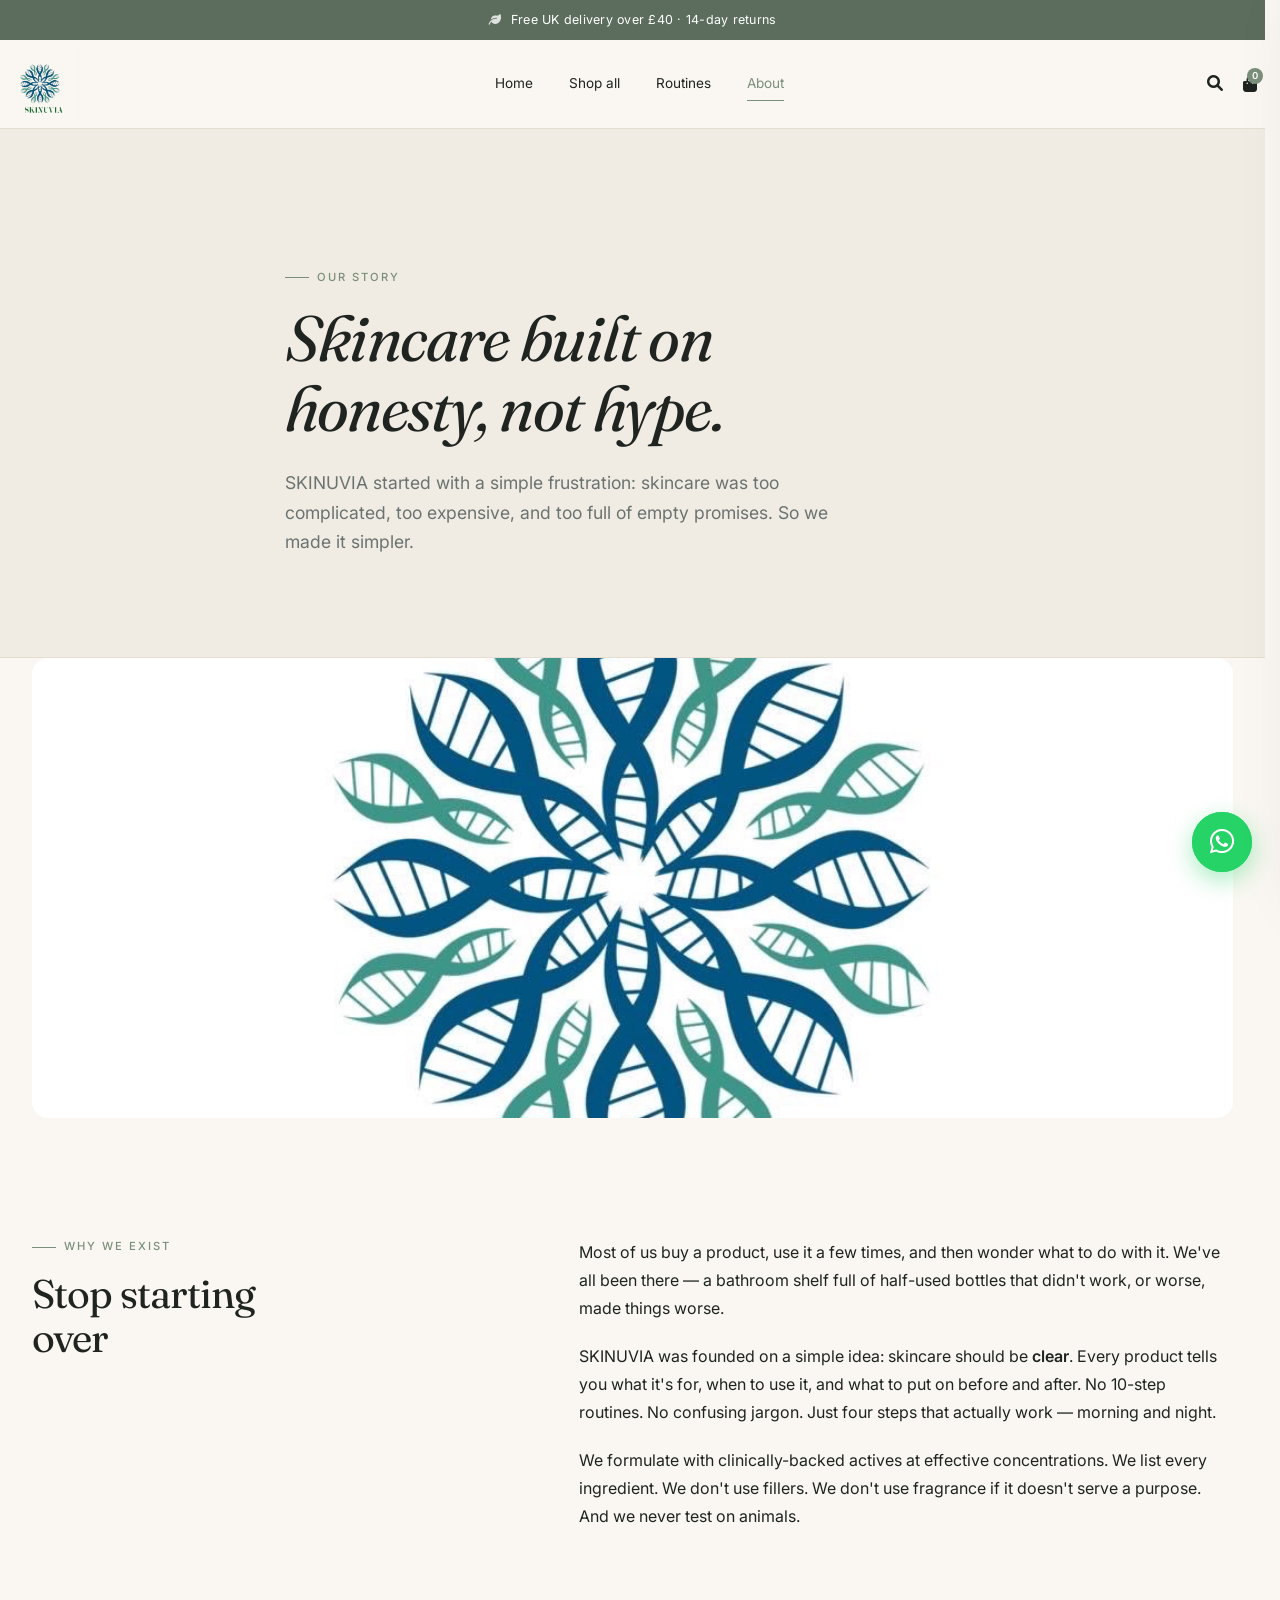
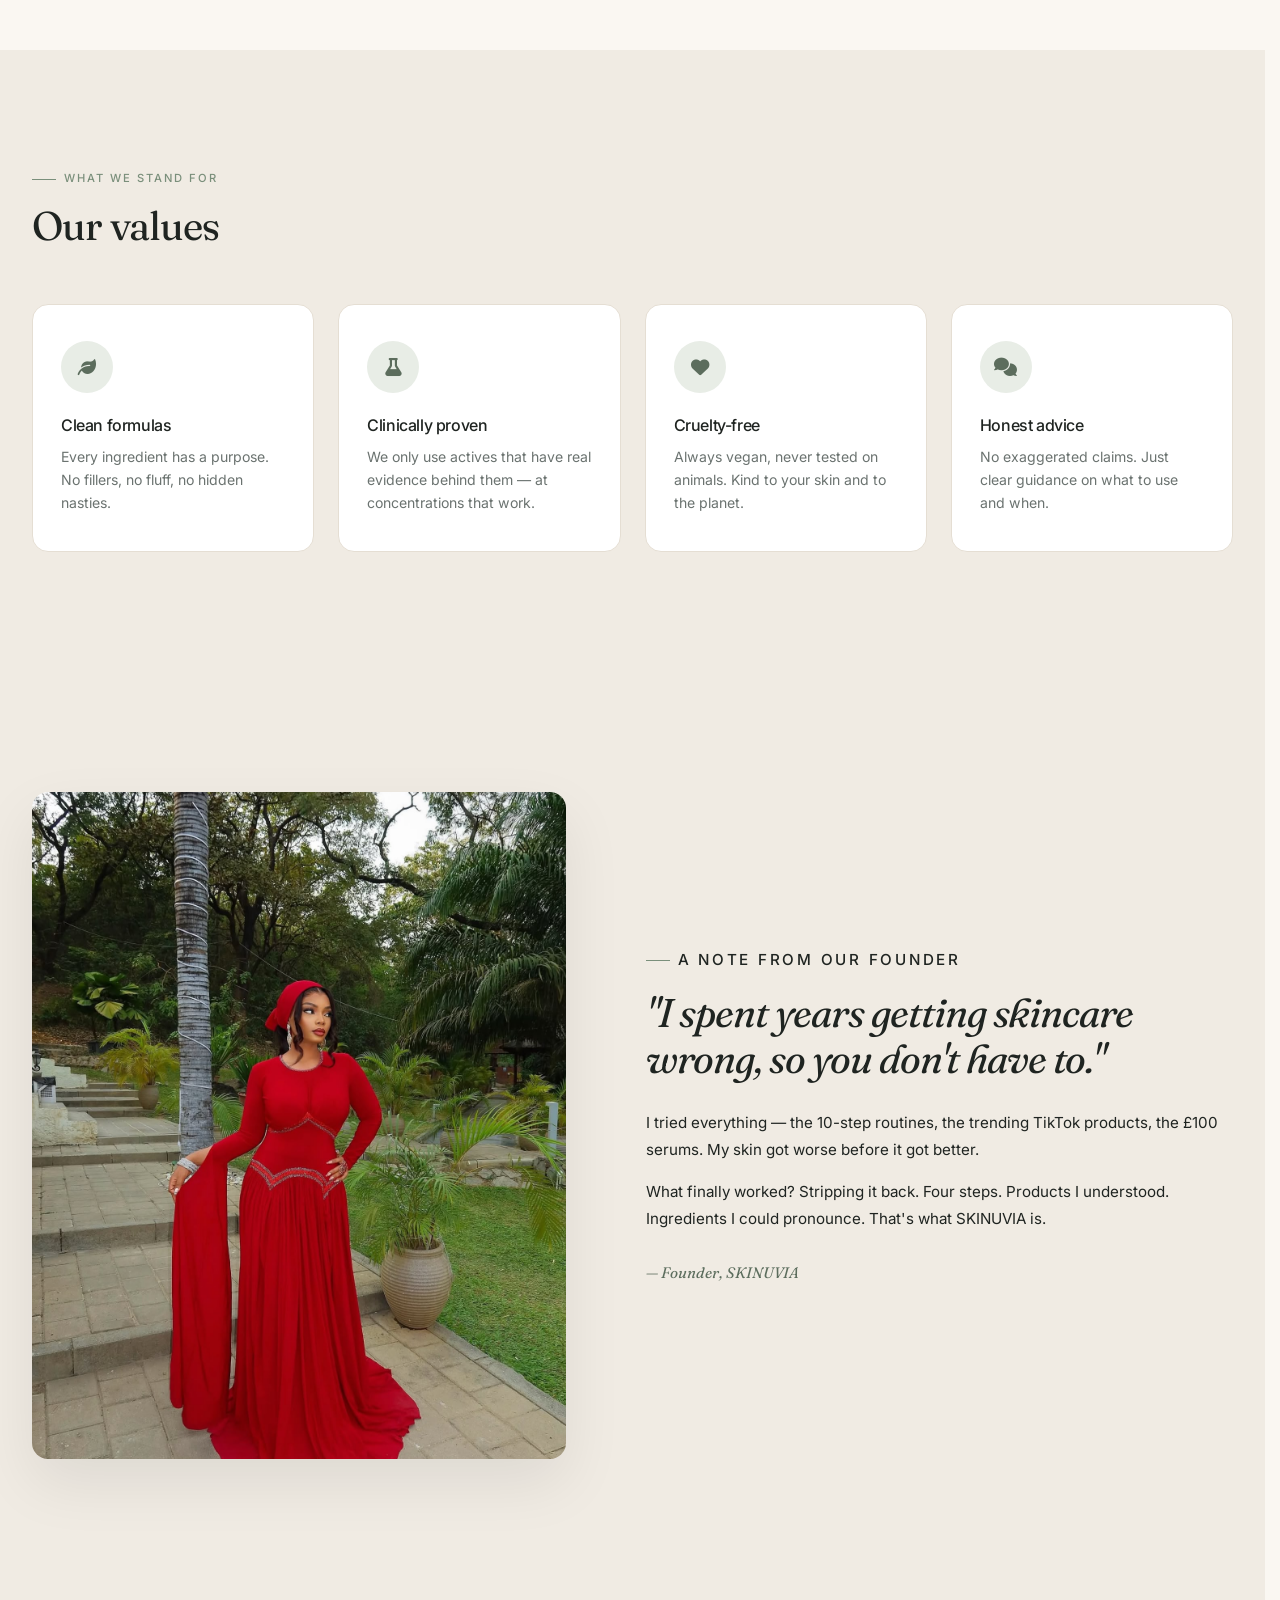
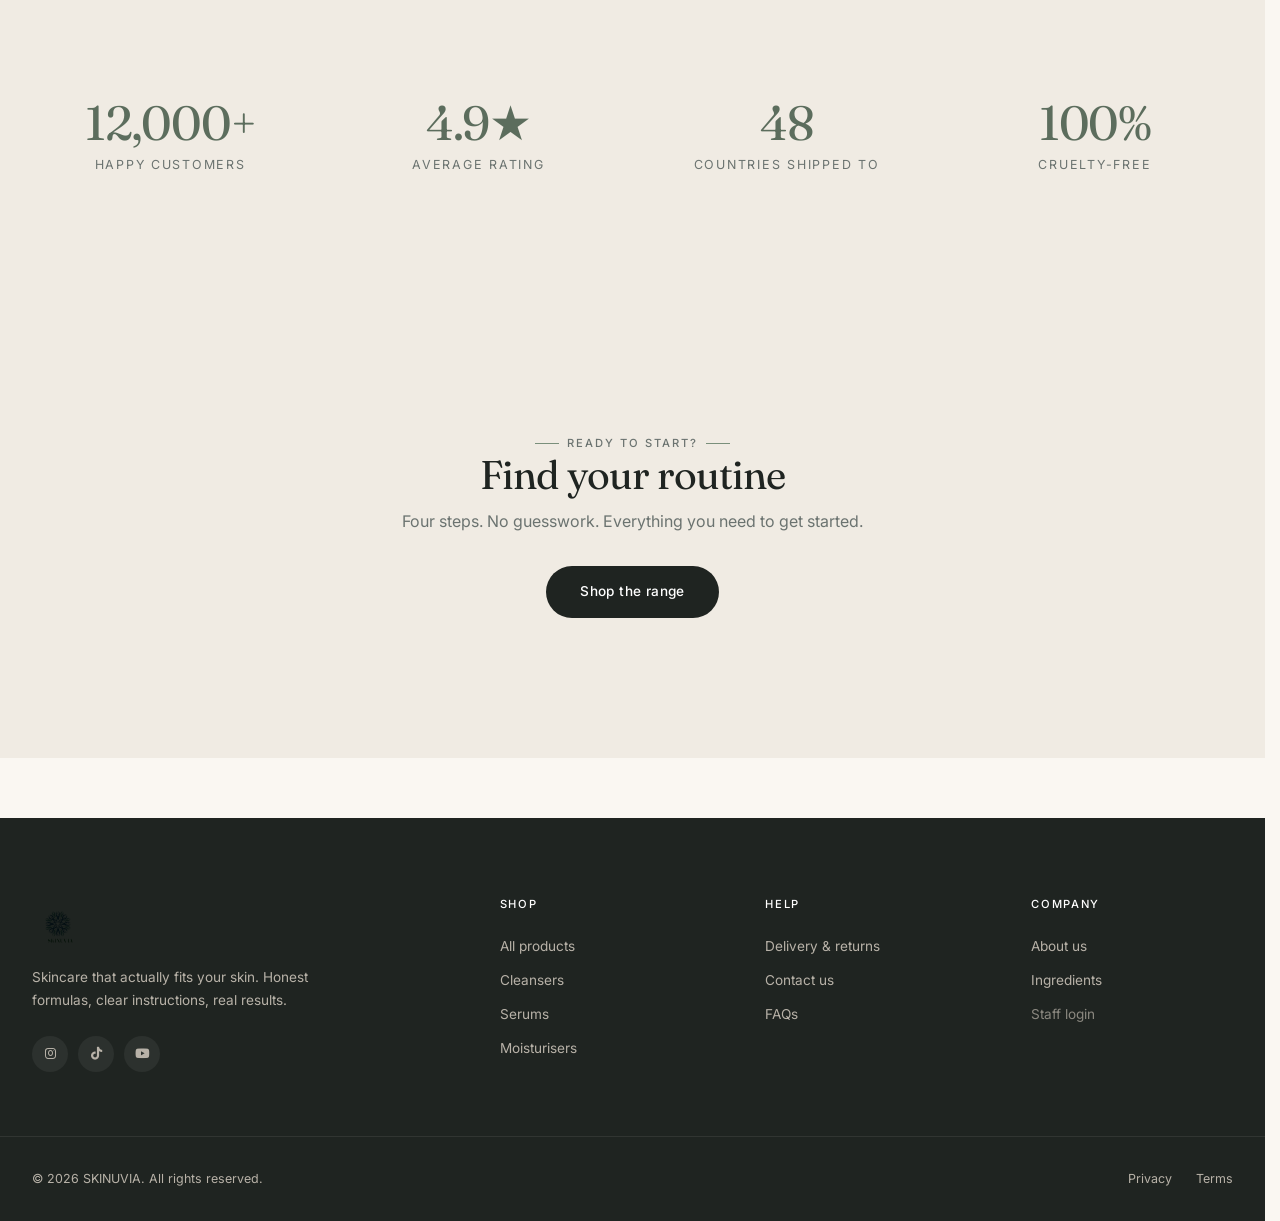
<file: about.html>
<!DOCTYPE html>
<html lang="en">
<head>
    <meta charset="UTF-8" />
    <meta name="viewport" content="width=device-width, initial-scale=1.0" />
    <title>About — SKINUVIA</title>
    <link rel="preconnect" href="https://fonts.googleapis.com" />
    <link rel="preconnect" href="https://fonts.gstatic.com" crossorigin />
    <link href="https://fonts.googleapis.com/css2?family=Fraunces:ital,opsz,wght@0,9..144,300;0,9..144,400;0,9..144,500;0,9..144,600;1,9..144,400&family=Inter:wght@300;400;500;600&display=swap" rel="stylesheet" />
    <link rel="stylesheet" href="https://cdnjs.cloudflare.com/ajax/libs/font-awesome/6.0.0-beta3/css/all.min.css" />
    <link rel="stylesheet" href="css/skinuvia.css" />
</head>
<body>

<div class="announcement-bar">
    <i class="fas fa-leaf"></i> Free UK delivery over £40 · 14-day returns
</div>

<header class="site-header">
    <div class="container header-inner">

        <button class="mobile-menu-btn" id="mobileMenuBtn" aria-label="Open menu" aria-expanded="false">
            <span class="hamburger-line"></span>
            <span class="hamburger-line"></span>
            <span class="hamburger-line"></span>
        </button>

        <a href="index.html" class="logo">
            <img src="images/logo.jpeg" alt="SKINUVIA" class="logo-img" />
        </a>

        <nav class="main-nav" id="mainNav">
            <a href="index.html">Home</a>
            <a href="shop.html">Shop all</a>
            <a href="routine.html">Routines</a>
            <a href="about.html" class="active">About</a>
        </nav>

        <div class="header-actions">
            <a href="shop.html" class="icon-btn" title="Shop all">
                <i class="fas fa-search"></i>
            </a>
            <button class="icon-btn" onclick="openCart()" title="Cart">
                <i class="fas fa-shopping-bag"></i>
                <span class="cart-count" id="cartCount">0</span>
            </button>
        </div>

    </div>
</header>

<div class="mobile-nav-overlay" id="mobileNavOverlay"></div>

<main>

    <!-- ABOUT HERO -->
    <section class="about-hero">
        <div class="container about-hero-content">
            <p class="eyebrow">Our story</p>
            <h1>Skincare built on <em>honesty</em>, not hype.</h1>
            <p class="about-hero-sub">SKINUVIA started with a simple frustration: skincare was too complicated, too expensive, and too full of empty promises. So we made it simpler.</p>
        </div>
    </section>

    <!-- IMAGE BANNER -->
    <section class="about-image-banner">
        <div class="container">
            <div class="about-banner-img" style="background-image: url('images/logo.jpeg');"></div>
        </div>
    </section>

    <!-- STORY -->
    <section class="section">
        <div class="container about-story-grid">
            <div class="about-story-left">
                <p class="eyebrow">Why we exist</p>
                <h2>Stop starting over</h2>
            </div>
            <div class="about-story-right">
                <p>Most of us buy a product, use it a few times, and then wonder what to do with it. We've all been there — a bathroom shelf full of half-used bottles that didn't work, or worse, made things worse.</p>
                <p>SKINUVIA was founded on a simple idea: skincare should be <strong>clear</strong>. Every product tells you what it's for, when to use it, and what to put on before and after. No 10-step routines. No confusing jargon. Just four steps that actually work — morning and night.</p>
                <p>We formulate with clinically-backed actives at effective concentrations. We list every ingredient. We don't use fillers. We don't use fragrance if it doesn't serve a purpose. And we never test on animals.</p>
            </div>
        </div>
    </section>

    <!-- VALUES -->
    <section class="section section-alt">
        <div class="container">
            <div class="section-header-row">
                <div>
                    <p class="eyebrow">What we stand for</p>
                    <h2>Our values</h2>
                </div>
            </div>
            <div class="values-grid">
                <div class="value-card">
                    <div class="value-icon"><i class="fas fa-leaf"></i></div>
                    <h3>Clean formulas</h3>
                    <p>Every ingredient has a purpose. No fillers, no fluff, no hidden nasties.</p>
                </div>
                <div class="value-card">
                    <div class="value-icon"><i class="fas fa-flask"></i></div>
                    <h3>Clinically proven</h3>
                    <p>We only use actives that have real evidence behind them — at concentrations that work.</p>
                </div>
                <div class="value-card">
                    <div class="value-icon"><i class="fas fa-heart"></i></div>
                    <h3>Cruelty-free</h3>
                    <p>Always vegan, never tested on animals. Kind to your skin and to the planet.</p>
                </div>
                <div class="value-card">
                    <div class="value-icon"><i class="fas fa-comments"></i></div>
                    <h3>Honest advice</h3>
                    <p>No exaggerated claims. Just clear guidance on what to use and when.</p>
                </div>
            </div>
        </div>
    </section>

    <!-- ============================================ -->
    <!-- FOUNDER SECTION - OWNER WITH IMAGE           -->
    <!-- ============================================ -->
    <section class="section founder-section">
        <div class="container founder-grid">
            <div class="founder-image">
                <div class="founder-img-inner" style="background-image: url('images/fnd.jpeg');"></div>
            </div>
            <div class="founder-content">
                <p class="eyebrow">A note from our founder</p>
                <h2>"I spent years getting skincare wrong, so you don't have to."</h2>
                <p>I tried everything — the 10-step routines, the trending TikTok products, the £100 serums. My skin got worse before it got better.</p>
                <p>What finally worked? Stripping it back. Four steps. Products I understood. Ingredients I could pronounce. That's what SKINUVIA is.</p>
                <p class="founder-signature">— Founder, SKINUVIA</p>
            </div>
        </div>
    </section>

    <!-- STATS -->
    <section class="section section-alt">
        <div class="container">
            <div class="about-stats-grid">
                <div class="about-stat">
                    <div class="about-stat-number">12,000+</div>
                    <div class="about-stat-label">Happy customers</div>
                </div>
                <div class="about-stat">
                    <div class="about-stat-number">4.9★</div>
                    <div class="about-stat-label">Average rating</div>
                </div>
                <div class="about-stat">
                    <div class="about-stat-number">48</div>
                    <div class="about-stat-label">Countries shipped to</div>
                </div>
                <div class="about-stat">
                    <div class="about-stat-number">100%</div>
                    <div class="about-stat-label">Cruelty-free</div>
                </div>
            </div>
        </div>
    </section>

    <!-- CTA -->
    <section class="about-cta">
        <div class="container section-centered">
            <p class="eyebrow" style="justify-content: center;">Ready to start?</p>
            <h2>Find your routine</h2>
            <p>Four steps. No guesswork. Everything you need to get started.</p>
            <a href="shop.html" class="btn-primary" style="margin-top: 32px;">Shop the range</a>
        </div>
    </section>

</main>

<!-- CART SIDEBAR -->
<div class="cart-sidebar" id="cartSidebar">
    <div class="cart-header">
        <h3>Your Bag</h3>
        <button onclick="closeCart()"><i class="fas fa-times"></i></button>
    </div>
    <div class="cart-items" id="cartItems">
        <p class="cart-empty">Your bag is empty.</p>
    </div>
    <div class="cart-footer">
        <div class="cart-total-row">
            <span>Subtotal</span>
            <span>£<span id="cartTotal">0.00</span></span>
        </div>
        <p class="cart-note">Shipping calculated at checkout</p>
        <button class="btn-primary btn-full" onclick="checkout()">Proceed to checkout</button>
        <button class="btn-whatsapp-checkout" onclick="checkoutWhatsApp()">
            <i class="fab fa-whatsapp"></i> Complete order on WhatsApp
        </button>
    </div>
</div>
<div class="overlay" id="overlay" onclick="closeCart()"></div>

<!-- TOAST -->
<div class="toast" id="toast">
    <i class="fas fa-check-circle"></i>
    <span id="toastMsg">Done</span>
</div>

<!-- WHATSAPP FLOATING BUTTON -->
<a href="https://wa.me/447000000000?text=Hi%20SKINUVIA"
   class="whatsapp-btn" target="_blank" rel="noopener" aria-label="Chat on WhatsApp">
    <i class="fab fa-whatsapp"></i>
    <span class="whatsapp-tooltip">Chat with us</span>
</a>

<!-- FOOTER -->
<footer class="site-footer">
    <div class="container footer-inner">
        <div class="footer-brand">
            <a href="index.html" class="logo"><img src="images/logo.jpeg" alt="SKINUVIA" /></a>
            <p>Skincare that actually fits your skin. Honest formulas, clear instructions, real results.</p>
            <div class="footer-social">
                <a href="#"><i class="fab fa-instagram"></i></a>
                <a href="#"><i class="fab fa-tiktok"></i></a>
                <a href="#"><i class="fab fa-youtube"></i></a>
            </div>
        </div>
        <div class="footer-col">
            <h4>Shop</h4>
            <a href="shop.html">All products</a>
            <a href="shop.html?cat=cleansers">Cleansers</a>
            <a href="shop.html?cat=serums">Serums</a>
            <a href="shop.html?cat=moisturisers">Moisturisers</a>
        </div>
        <div class="footer-col">
            <h4>Help</h4>
            <a href="#">Delivery & returns</a>
            <a href="#">Contact us</a>
            <a href="#">FAQs</a>
        </div>
        <div class="footer-col">
            <h4>Company</h4>
            <a href="about.html">About us</a>
            <a href="#">Ingredients</a>
            <a href="admin-login.html" class="footer-admin-link">Staff login</a>
        </div>
    </div>
    <div class="container footer-bottom">
        <p>© 2026 SKINUVIA. All rights reserved.</p>
        <div class="footer-legal">
            <a href="#">Privacy</a>
            <a href="#">Terms</a>
        </div>
    </div>
</footer>

<script src="js/skinuvia.js"></script>

</body>
</html>
</file>
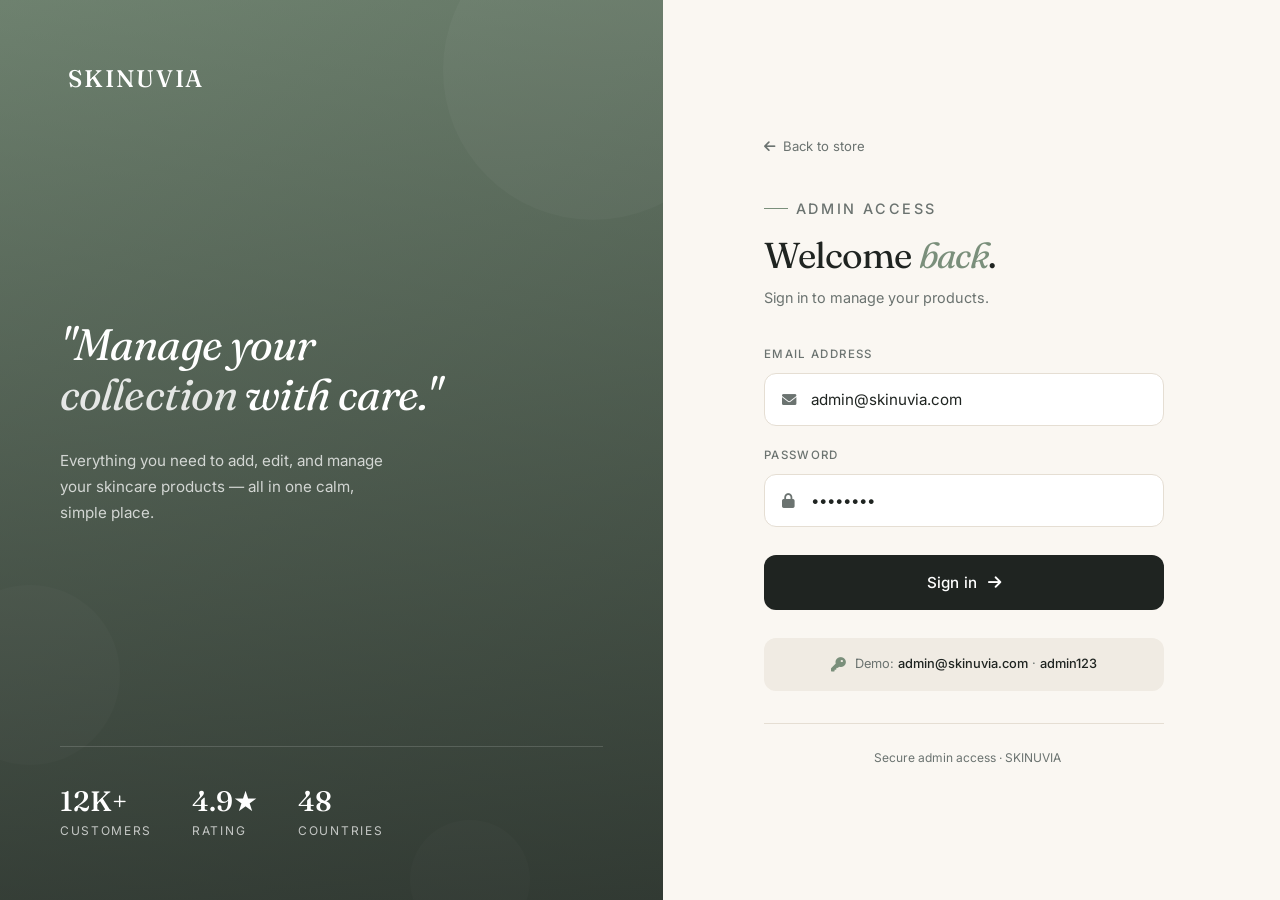
<file: admin-dashboard.html>
<!DOCTYPE html>
<html lang="en">
<head>
    <meta charset="UTF-8" />
    <meta name="viewport" content="width=device-width, initial-scale=1.0" />
    <title>Admin Dashboard — SKINUVIA</title>

    <link rel="preconnect" href="https://fonts.googleapis.com" />
    <link rel="preconnect" href="https://fonts.gstatic.com" crossorigin />
    <link href="https://fonts.googleapis.com/css2?family=Fraunces:ital,opsz,wght@0,9..144,300;0,9..144,400;0,9..144,500;0,9..144,600;1,9..144,400&family=Inter:wght@300;400;500;600&display=swap" rel="stylesheet" />
    <link rel="stylesheet" href="https://cdnjs.cloudflare.com/ajax/libs/font-awesome/6.0.0-beta3/css/all.min.css" />
    <link rel="stylesheet" href="css/skinuvia.css" />
    <link rel="stylesheet" href="css/admin.css" />
</head>
<body>

<!-- ===== ADMIN HEADER ===== -->
<header class="site-header">
    <div class="container header-inner">
        <a href="index.html" class="logo">
            <span class="logo-dot"></span> SKINUVIA
        </a>
        <div class="admin-header-right" style="display:flex; align-items:center; gap:20px;">
            <span class="admin-user" id="adminEmail" style="font-size:0.85rem; color:var(--text-muted);">admin@skinuvia.com</span>
            <button class="admin-btn" onclick="adminLogout()">
                <i class="fas fa-sign-out-alt"></i> Logout
            </button>
        </div>
    </div>
</header>

<!-- ===== ADMIN CONTENT ===== -->
<main class="admin-page">
    <div class="container">

        <!-- Page title -->
        <div class="admin-page-head">
            <div>
                <p class="eyebrow">Admin Panel</p>
                <h1>Product Management</h1>
                <p class="admin-page-sub" id="productCountBadge">0 products</p>
            </div>
            <button class="btn-sage" onclick="openProductForm()">
                <i class="fas fa-plus"></i> Add product
            </button>
        </div>

        <!-- Stats -->
        <div class="admin-stats">
            <div class="admin-stat">
                <div class="admin-stat-icon">📦</div>
                <div class="admin-stat-number" id="statProducts">0</div>
                <div class="admin-stat-label">Products</div>
            </div>
            <div class="admin-stat">
                <div class="admin-stat-icon">🏷️</div>
                <div class="admin-stat-number" id="statCategories">0</div>
                <div class="admin-stat-label">Categories</div>
            </div>
            <div class="admin-stat">
                <div class="admin-stat-icon">⭐</div>
                <div class="admin-stat-number" id="statRating">—</div>
                <div class="admin-stat-label">Avg Rating</div>
            </div>
            <div class="admin-stat">
                <div class="admin-stat-icon">💰</div>
                <div class="admin-stat-number" id="statValue">₦0</div>
                <div class="admin-stat-label">Total Value</div>
            </div>
        </div>

        <!-- Product table -->
        <div class="admin-table-wrapper">
            <table class="admin-table">
                <thead>
                    <tr>
                        <th>Image</th>
                        <th>Product</th>
                        <th>Category</th>
                        <th>Price</th>
                        <th>Actions</th>
                    </tr>
                </thead>
                <tbody id="adminTableBody"></tbody>
            </table>
        </div>

    </div>
</main>

<!-- ===== PRODUCT FORM MODAL ===== -->
<div class="admin-form-overlay" id="adminFormOverlay">
    <div class="admin-form">
        <div class="admin-form-header">
            <div>
                <h2 id="formTitle">Add product</h2>
                <p id="formSub">Fill in the details below</p>
            </div>
            <button onclick="closeProductForm()"><i class="fas fa-times"></i></button>
        </div>

        <form id="productForm">
            <input type="hidden" id="editId" value="" />

            <div class="form-group">
                <label>Product name <span class="required">*</span></label>
                <input type="text" id="fName" placeholder="e.g. Hydrating Serum" required />
            </div>

            <div class="form-row">
                <div class="form-group">
                    <label>Price (₦) <span class="required">*</span></label>
                    <input type="number" id="fPrice" placeholder="32000" step="0.01" min="0" required />
                </div>
                <div class="form-group">
                    <label>Category <span class="required">*</span></label>
                    <select id="fCategory" required>
                        <option value="">Select</option>
                        <option value="skincare">Skincare</option>
                        <option value="cleansers">Cleansers</option>
                        <option value="serums">Serums</option>
                        <option value="moisturisers">Moisturisers</option>
                        <option value="treatments">Treatments</option>
                        <option value="spf">SPF</option>
                        <option value="toners">Toners</option>
                        <option value="body">Body</option>
                        <option value="bath-body">Bath &amp; Body</option>
                    </select>
                </div>
            </div>

            <div class="form-group">
                <label>Routine step <span class="required">*</span></label>
                <input type="text" id="fRoutine" placeholder="e.g. Step 2 · Morning & Night" required />
            </div>

            <div class="form-group">
                <label>Short description <span class="required">*</span></label>
                <input type="text" id="fDescription" placeholder="One sentence — what it does" required />
            </div>

            <div class="form-group">
                <label>Product image <span class="required">*</span></label>
                <div class="upload-zone" id="uploadZone" onclick="document.getElementById('fileInput').click()">
                    <i class="fas fa-cloud-upload-alt upload-icon"></i>
                    <p class="upload-text">Click or drag to upload</p>
                    <p class="upload-sub">PNG, JPG up to 5MB</p>
                    <img id="uploadPreview" class="upload-preview" alt="Preview" />
                    <button type="button" class="upload-remove" id="uploadRemove" onclick="removeUpload(event)">
                        <i class="fas fa-times"></i>
                    </button>
                </div>
                <input type="file" id="fileInput" accept="image/*" hidden />
                <input type="hidden" id="fImage" value="" />
            </div>

            <button type="submit" class="btn-sage btn-block" id="formSubmit">
                <i class="fas fa-check"></i> Add product
            </button>
        </form>
    </div>
</div>

<!-- ===== TOAST ===== -->
<div class="toast" id="toast">
    <i class="fas fa-check-circle"></i>
    <span id="toastMsg">Done</span>
</div>

<script>
/* ============================================
   ADMIN DASHBOARD — reads/writes skinuvia_products
   ============================================ */

console.log('🌿 Admin dashboard loading...');

// ===== CURRENCY =====
var CURRENCY = '₦';

function formatPrice(n) {
    var num = parseFloat(n) || 0;
    return CURRENCY + num.toLocaleString('en-NG', {
        minimumFractionDigits: 2,
        maximumFractionDigits: 2
    });
}

// ===== AUTH CHECK (no loop) =====
(function checkAuth() {
    try {
        var isLoggedIn = localStorage.getItem('skinuvia_admin_logged_in') === 'true';
        var cameFromLogin = window.location.hash === '#loggedin';

        if (isLoggedIn && cameFromLogin) {
            history.replaceState(null, '', 'admin-dashboard.html');
        }

        if (!isLoggedIn) {
            window.location.replace('admin-login.html');
        }
    } catch (err) {
        console.error('Auth check failed:', err);
    }
})();

var adminEmailEl = document.getElementById('adminEmail');
if (adminEmailEl) {
    adminEmailEl.textContent = localStorage.getItem('skinuvia_admin_email') || 'admin@skinuvia.com';
}

// ===== STORAGE =====
var STORAGE_KEY = 'skinuvia_products';

(function migrateOldData() {
    var oldKeys = ['adminProducts', 'shopProducts', 'products'];
    var current = localStorage.getItem(STORAGE_KEY);
    if (current) return;

    for (var i = 0; i < oldKeys.length; i++) {
        var val = localStorage.getItem(oldKeys[i]);
        if (val) {
            try {
                var parsed = JSON.parse(val);
                if (Array.isArray(parsed) && parsed.length > 0) {
                    localStorage.setItem(STORAGE_KEY, val);
                    console.log('✅ Migrated ' + parsed.length + ' products from "' + oldKeys[i] + '"');
                    return;
                }
            } catch (e) {}
        }
    }
})();

function getProducts() {
    try {
        var stored = localStorage.getItem(STORAGE_KEY);
        if (stored) {
            var parsed = JSON.parse(stored);
            if (Array.isArray(parsed)) return parsed;
        }
    } catch (e) {
        console.error('Load error:', e);
    }
    return [];
}

function saveProducts(list) {
    localStorage.setItem(STORAGE_KEY, JSON.stringify(list));
    console.log('💾 Saved ' + list.length + ' products to "' + STORAGE_KEY + '"');
}

var products = getProducts();

// ===== TOAST =====
var toastTimer;
function showToast(msg) {
    var t = document.getElementById('toast');
    var m = document.getElementById('toastMsg');
    if (!t || !m) { alert(msg); return; }
    m.textContent = msg;
    t.classList.add('show');
    clearTimeout(toastTimer);
    toastTimer = setTimeout(function() { t.classList.remove('show'); }, 2400);
}

// ===== RENDER =====
function renderAdminTable() {
    var tbody = document.getElementById('adminTableBody');
    if (!tbody) return;

    products = getProducts();

    // Stats
    document.getElementById('statProducts').textContent = products.length;
    document.getElementById('productCountBadge').textContent = products.length + ' product' + (products.length !== 1 ? 's' : '');

    var cats = [];
    products.forEach(function(p) { if (p.category && cats.indexOf(p.category) === -1) cats.push(p.category); });
    document.getElementById('statCategories').textContent = cats.length;

    if (products.length > 0) {
        var avg = products.reduce(function(s, p) { return s + (p.rating || 4.7); }, 0) / products.length;
        document.getElementById('statRating').textContent = avg.toFixed(1) + '★';
    } else {
        document.getElementById('statRating').textContent = '—';
    }
    var total = products.reduce(function(s, p) { return s + (parseFloat(p.price) || 0); }, 0);
    document.getElementById('statValue').textContent = formatPrice(total);

    // Table
    if (products.length === 0) {
        tbody.innerHTML = '<tr><td colspan="5"><div class="admin-empty"><i class="fas fa-box-open"></i><p>No products yet. Click "Add product" to get started.</p></div></td></tr>';
        return;
    }

    tbody.innerHTML = products.map(function(p) {
        var imgHtml = (p.image && p.image.indexOf('data:image') === 0)
            ? '<img src="' + p.image + '" class="admin-table-img" alt="' + p.name + '" />'
            : (p.image
                ? '<img src="' + p.image + '" class="admin-table-img" alt="' + p.name + '" onerror="this.outerHTML=\'<div class=&quot;admin-table-img&quot;><i class=&quot;fas fa-image&quot;></i></div>\'" />'
                : '<div class="admin-table-img"><i class="fas fa-image"></i></div>');

        return '<tr>' +
            '<td>' + imgHtml + '</td>' +
            '<td>' + p.name + '</td>' +
            '<td><span class="admin-cat">' + (p.category || '—') + '</span></td>' +
            '<td>' + formatPrice(p.price) + '</td>' +
            '<td><div class="admin-row-actions">' +
                '<button class="admin-btn-sm" onclick="editProduct(' + p.id + ')">Edit</button>' +
                '<button class="admin-btn-sm danger" onclick="deleteProduct(' + p.id + ')">Delete</button>' +
            '</div></td>' +
        '</tr>';
    }).join('');
}

// ===== FORM OPEN =====
function openProductForm() {
    document.getElementById('productForm').reset();
    document.getElementById('editId').value = '';
    document.getElementById('fImage').value = '';
    document.getElementById('formTitle').textContent = 'Add product';
    document.getElementById('formSub').textContent = 'Fill in the details below';
    document.getElementById('formSubmit').innerHTML = '<i class="fas fa-check"></i> Add product';
    resetUploadUI();
    document.getElementById('adminFormOverlay').classList.add('show');
}

function closeProductForm() {
    document.getElementById('adminFormOverlay').classList.remove('show');
}

// ===== EDIT =====
function editProduct(id) {
    products = getProducts();
    var p = products.find(function(x) { return x.id === id; });
    if (!p) return;

    document.getElementById('editId').value = p.id;
    document.getElementById('fName').value = p.name;
    document.getElementById('fPrice').value = p.price;
    document.getElementById('fCategory').value = p.category || '';
    document.getElementById('fRoutine').value = p.routine || '';
    document.getElementById('fDescription').value = p.description || '';

    resetUploadUI();

    if (p.image) {
        document.getElementById('fImage').value = p.image;
        var preview = document.getElementById('uploadPreview');
        preview.src = p.image;
        preview.classList.add('show');
        document.querySelector('.upload-icon').style.display = 'none';
        document.querySelector('.upload-text').style.display = 'none';
        document.querySelector('.upload-sub').style.display = 'none';
        document.getElementById('uploadRemove').classList.add('show');
    }

    document.getElementById('formTitle').textContent = 'Edit product';
    document.getElementById('formSub').textContent = 'Update the details';
    document.getElementById('formSubmit').innerHTML = '<i class="fas fa-check"></i> Save changes';
    document.getElementById('adminFormOverlay').classList.add('show');
}

// ===== DELETE =====
function deleteProduct(id) {
    products = getProducts();
    var p = products.find(function(x) { return x.id === id; });
    if (!p) return;
    if (!confirm('Delete "' + p.name + '"?')) return;

    products = products.filter(function(x) { return x.id !== id; });
    saveProducts(products);
    renderAdminTable();
    showToast('Product deleted');
}

// ===== SUBMIT =====
function handleProductSubmit(e) {
    e.preventDefault();

    var id = document.getElementById('editId').value;
    var name = document.getElementById('fName').value.trim();
    var price = document.getElementById('fPrice').value;
    var category = document.getElementById('fCategory').value;
    var routine = document.getElementById('fRoutine').value.trim();
    var description = document.getElementById('fDescription').value.trim();
    var image = document.getElementById('fImage').value;

    if (!name || !price || !category || !routine || !description) {
        showToast('Please fill in all fields');
        return;
    }
    if (!image) {
        showToast('Please upload an image');
        return;
    }

    products = getProducts();

    if (id) {
        var i = products.findIndex(function(x) { return x.id === parseInt(id); });
        if (i !== -1) {
            products[i].name = name;
            products[i].price = parseFloat(price);
            products[i].category = category;
            products[i].routine = routine;
            products[i].description = description;
            products[i].image = image;
        }
        showToast('Product updated');
    } else {
        var newId = products.length > 0 ? Math.max.apply(null, products.map(function(p) { return p.id; })) + 1 : 1;
        products.push({
            id: newId,
            name: name,
            price: parseFloat(price),
            category: category,
            routine: routine,
            description: description,
            image: image,
            rating: 4.7 + Math.random() * 0.3
        });
        showToast('Product added ✨');
    }

    saveProducts(products);
    renderAdminTable();
    closeProductForm();
}

// ===== UPLOAD =====
function resetUploadUI() {
    var preview = document.getElementById('uploadPreview');
    if (!preview) return;
    preview.classList.remove('show');
    preview.src = '';
    document.querySelector('.upload-icon').style.display = 'block';
    document.querySelector('.upload-text').style.display = 'block';
    document.querySelector('.upload-sub').style.display = 'block';
    document.getElementById('uploadRemove').classList.remove('show');
    var fi = document.getElementById('fileInput');
    if (fi) fi.value = '';
}

function handleFile(file) {
    if (!file) return;
    if (file.type.indexOf('image/') !== 0) { showToast('Please upload an image'); return; }
    if (file.size > 5 * 1024 * 1024) { showToast('Image too large (max 5MB)'); return; }

    var reader = new FileReader();
    reader.onload = function(e) {
        var data = e.target.result;
        document.getElementById('fImage').value = data;
        var preview = document.getElementById('uploadPreview');
        preview.src = data;
        preview.classList.add('show');
        document.querySelector('.upload-icon').style.display = 'none';
        document.querySelector('.upload-text').style.display = 'none';
        document.querySelector('.upload-sub').style.display = 'none';
        document.getElementById('uploadRemove').classList.add('show');
    };
    reader.readAsDataURL(file);
}

function removeUpload(e) {
    if (e) e.stopPropagation();
    document.getElementById('fImage').value = '';
    resetUploadUI();
}

// ===== LOGOUT =====
function adminLogout() {
    if (!confirm('Log out?')) return;
    try {
        localStorage.removeItem('skinuvia_admin_logged_in');
        localStorage.removeItem('skinuvia_admin_email');
        sessionStorage.removeItem('skinuvia_checked_login');
    } catch (err) {}
    window.location.replace('admin-login.html');
}

// ===== EVENTS =====
document.addEventListener('DOMContentLoaded', function() {
    var fileInput = document.getElementById('fileInput');
    if (fileInput) fileInput.addEventListener('change', function(e) { handleFile(e.target.files[0]); });

    var uz = document.getElementById('uploadZone');
    if (uz) {
        uz.addEventListener('dragover', function(e) { e.preventDefault(); this.classList.add('dragover'); });
        uz.addEventListener('dragleave', function(e) { e.preventDefault(); this.classList.remove('dragover'); });
        uz.addEventListener('drop', function(e) {
            e.preventDefault();
            this.classList.remove('dragover');
            if (e.dataTransfer.files.length > 0) handleFile(e.dataTransfer.files[0]);
        });
    }

    var form = document.getElementById('productForm');
    if (form) form.addEventListener('submit', handleProductSubmit);

    document.addEventListener('keydown', function(e) {
        if (e.key === 'Escape') closeProductForm();
    });

    window.addEventListener('storage', function(e) {
        if (e.key === STORAGE_KEY) renderAdminTable();
    });

    renderAdminTable();
    console.log('✅ Admin ready — ' + products.length + ' products loaded from "' + STORAGE_KEY + '"');
});
</script>

</body>
</html>
</file>
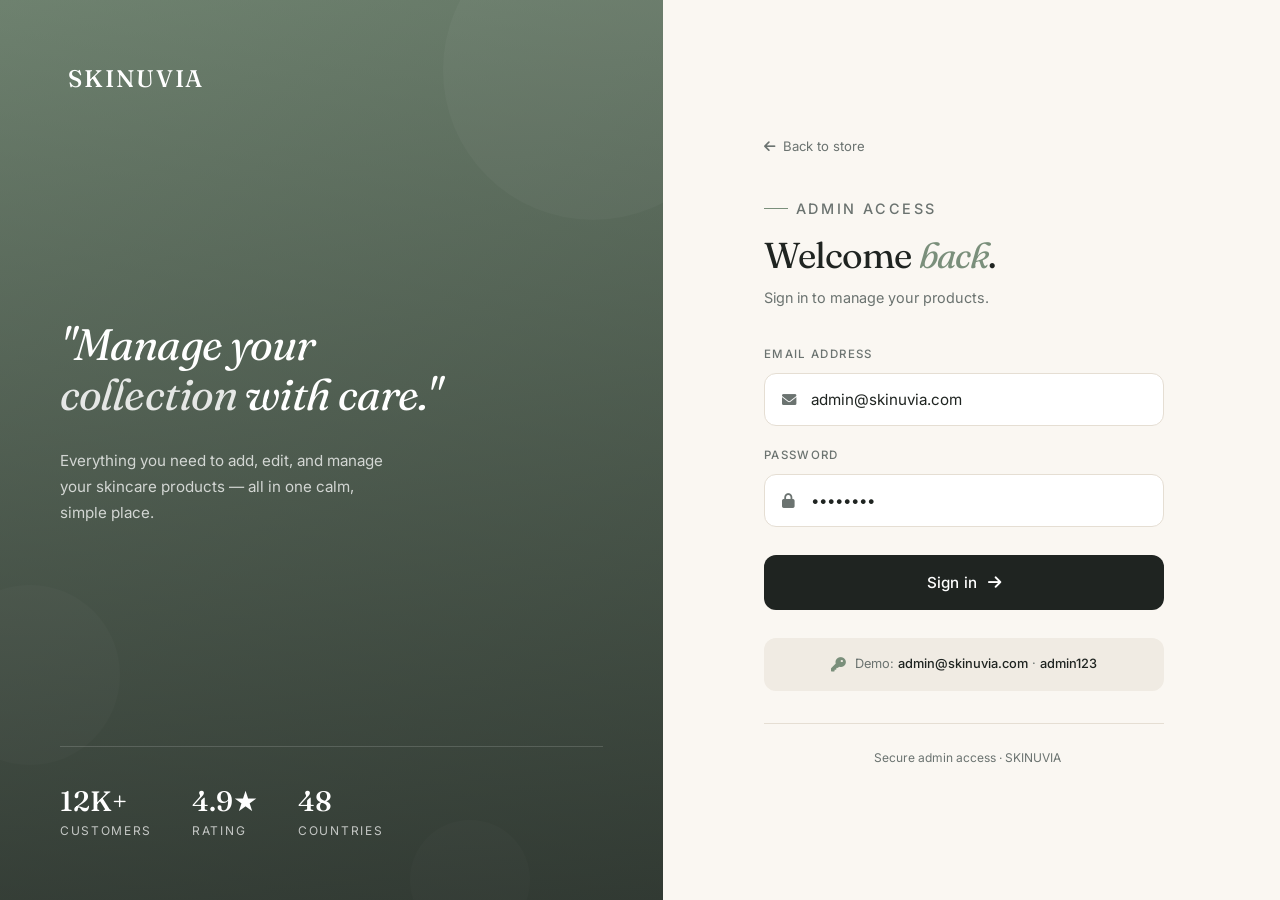
<file: admin-login.html>
<!DOCTYPE html>
<html lang="en">
<head>
    <meta charset="UTF-8" />
    <meta name="viewport" content="width=device-width, initial-scale=1.0" />
    <title>Admin Login — SKINUVIA</title>

    <link rel="preconnect" href="https://fonts.googleapis.com" />
    <link rel="preconnect" href="https://fonts.gstatic.com" crossorigin />
    <link href="https://fonts.googleapis.com/css2?family=Fraunces:ital,opsz,wght@0,9..144,300;0,9..144,400;0,9..144,500;0,9..144,600;1,9..144,400&family=Inter:wght@300;400;500;600&display=swap" rel="stylesheet" />
    <link rel="stylesheet" href="https://cdnjs.cloudflare.com/ajax/libs/font-awesome/6.0.0-beta3/css/all.min.css" />
    <link rel="stylesheet" href="css/skinuvia.css" />
    <link rel="stylesheet" href="css/admin.css" />

    <style>
        /* ============================================
           PREMIUM LOGIN PAGE
           ============================================ */

        html, body {
            height: 100%;
            overflow: hidden;
        }

        .login-page {
            display: grid;
            grid-template-columns: 1.1fr 1fr;
            min-height: 100vh;
            background: var(--bg);
        }

        /* ===== LEFT: VISUAL SIDE ===== */
        .login-visual {
            position: relative;
            background: linear-gradient(135deg, #7A8F7B 0%, #5C6D5D 100%);
            display: flex;
            flex-direction: column;
            justify-content: space-between;
            padding: 60px;
            overflow: hidden;
            color: var(--white);
        }

        .login-visual::before {
            content: '';
            position: absolute;
            inset: 0;
            background-image: url('https://images.unsplash.com/photo-1556228720-195a672e8a03?w=1200&h=1600&fit=crop');
            background-size: cover;
            background-position: center;
            opacity: 0.25;
            mix-blend-mode: overlay;
        }

        .login-visual::after {
            content: '';
            position: absolute;
            inset: 0;
            background: linear-gradient(180deg, rgba(92, 109, 93, 0.4) 0%, rgba(31, 36, 33, 0.7) 100%);
            z-index: 1;
        }

        .login-visual > * {
            position: relative;
            z-index: 2;
        }

        .login-visual-logo {
            font-family: 'Fraunces', serif;
            font-size: 1.5rem;
            font-weight: 500;
            letter-spacing: 0.08em;
            color: var(--white);
            display: flex;
            align-items: center;
            gap: 8px;
            text-decoration: none;
        }

        .login-visual-logo .logo-dot {
            background: var(--white);
        }

        .login-visual-content {
            max-width: 420px;
        }

        .login-visual-quote {
            font-family: 'Fraunces', serif;
            font-style: italic;
            font-size: 2.75rem;
            font-weight: 400;
            line-height: 1.15;
            letter-spacing: -0.02em;
            margin-bottom: 28px;
            color: var(--white);
        }

        .login-visual-quote em {
            font-style: italic;
            opacity: 0.85;
        }

        .login-visual-sub {
            font-size: 0.95rem;
            line-height: 1.7;
            opacity: 0.75;
            max-width: 340px;
        }

        .login-visual-stats {
            display: flex;
            gap: 40px;
            padding-top: 40px;
            border-top: 1px solid rgba(255,255,255,0.15);
        }

        .login-visual-stat {
            display: flex;
            flex-direction: column;
        }

        .login-visual-stat strong {
            font-family: 'Fraunces', serif;
            font-size: 1.75rem;
            font-weight: 500;
            line-height: 1;
            margin-bottom: 6px;
        }

        .login-visual-stat span {
            font-size: 0.75rem;
            text-transform: uppercase;
            letter-spacing: 0.14em;
            opacity: 0.7;
        }

        /* Floating decorative shapes */
        .login-visual .float-shape {
            position: absolute;
            border-radius: 50%;
            background: rgba(255,255,255,0.06);
            animation: floatShape 20s ease-in-out infinite;
            z-index: 1;
        }

        .login-visual .float-shape:nth-child(1) {
            width: 300px;
            height: 300px;
            top: -80px;
            right: -80px;
            animation-duration: 22s;
        }

        .login-visual .float-shape:nth-child(2) {
            width: 180px;
            height: 180px;
            bottom: 15%;
            left: -60px;
            animation-duration: 18s;
            animation-delay: 3s;
        }

        .login-visual .float-shape:nth-child(3) {
            width: 120px;
            height: 120px;
            bottom: -40px;
            right: 20%;
            animation-duration: 25s;
            animation-delay: 6s;
        }

        @keyframes floatShape {
            0%, 100% { transform: translate(0, 0) scale(1); }
            25% { transform: translate(20px, -30px) scale(1.05); }
            50% { transform: translate(-20px, 20px) scale(0.95); }
            75% { transform: translate(15px, 15px) scale(1.02); }
        }

        /* ===== RIGHT: FORM SIDE ===== */
        .login-form-side {
            display: flex;
            align-items: center;
            justify-content: center;
            padding: 60px 40px;
            background: var(--bg);
            position: relative;
            overflow-y: auto;
        }

        .login-form-wrapper {
            width: 100%;
            max-width: 400px;
            animation: formIn 0.7s cubic-bezier(0.22, 1, 0.36, 1);
        }

        @keyframes formIn {
            from { opacity: 0; transform: translateY(24px); }
            to { opacity: 1; transform: translateY(0); }
        }

        .login-back-link {
            display: inline-flex;
            align-items: center;
            gap: 8px;
            font-size: 0.82rem;
            color: var(--text-muted);
            margin-bottom: 40px;
            text-decoration: none;
            transition: color 0.2s;
        }

        .login-back-link:hover {
            color: var(--sage);
        }

        .login-header {
            margin-bottom: 36px;
        }

        .login-header .eyebrow {
            margin-bottom: 16px;
        }

        .login-header h1 {
            font-family: 'Fraunces', serif;
            font-size: 2.25rem;
            font-weight: 400;
            line-height: 1.1;
            letter-spacing: -0.025em;
            margin-bottom: 10px;
            color: var(--text);
        }

        .login-header h1 em {
            font-style: italic;
            color: var(--sage);
        }

        .login-header p {
            font-size: 0.9rem;
            color: var(--text-muted);
            line-height: 1.6;
        }

        .login-error {
            background: #FEF2F2;
            border: 1px solid #FECACA;
            color: #991B1B;
            padding: 12px 16px;
            border-radius: var(--radius);
            font-size: 0.85rem;
            margin-bottom: 20px;
            display: none;
            align-items: center;
            gap: 10px;
        }

        .login-error.show {
            display: flex;
            animation: shake 0.4s ease;
        }

        @keyframes shake {
            0%, 100% { transform: translateX(0); }
            25% { transform: translateX(-6px); }
            75% { transform: translateX(6px); }
        }

        /* ===== PREMIUM FORM FIELDS ===== */
        .login-field {
            margin-bottom: 20px;
        }

        .login-field label {
            display: block;
            font-size: 0.72rem;
            font-weight: 500;
            text-transform: uppercase;
            letter-spacing: 0.12em;
            color: var(--text-muted);
            margin-bottom: 10px;
        }

        .login-input-wrap {
            position: relative;
        }

        .login-input-wrap i.field-icon {
            position: absolute;
            left: 18px;
            top: 50%;
            transform: translateY(-50%);
            color: var(--text-muted);
            font-size: 0.9rem;
            pointer-events: none;
            transition: color 0.2s;
        }

        .login-input-wrap input {
            width: 100%;
            padding: 16px 18px 16px 46px;
            border: 1.5px solid var(--border);
            border-radius: 12px;
            background: var(--white);
            font-family: 'Inter', sans-serif;
            font-size: 0.95rem;
            color: var(--text);
            outline: none;
            transition: all 0.25s ease;
        }

        .login-input-wrap input::placeholder {
            color: #B8B2A8;
        }

        .login-input-wrap input:focus {
            border-color: var(--sage);
            box-shadow: 0 0 0 4px rgba(122, 143, 123, 0.1);
        }

        .login-input-wrap input:focus + i.field-icon,
        .login-input-wrap input:focus ~ i.field-icon {
            color: var(--sage);
        }

        .login-input-wrap i.field-icon {
            z-index: 2;
        }

        .login-input-wrap input {
            position: relative;
            z-index: 1;
        }

        .login-input-wrap i.field-icon {
            z-index: 2;
        }

        /* ===== PREMIUM SIGN-IN BUTTON ===== */
        .login-btn {
            width: 100%;
            padding: 18px 24px;
            background: var(--text);
            color: var(--white);
            border: none;
            border-radius: 12px;
            font-family: 'Inter', sans-serif;
            font-size: 0.95rem;
            font-weight: 500;
            letter-spacing: 0.02em;
            cursor: pointer;
            display: flex;
            align-items: center;
            justify-content: center;
            gap: 10px;
            margin-top: 28px;
            transition: all 0.3s cubic-bezier(0.22, 1, 0.36, 1);
            position: relative;
            overflow: hidden;
        }

        .login-btn::before {
            content: '';
            position: absolute;
            inset: 0;
            background: linear-gradient(135deg, var(--sage) 0%, var(--sage-dark) 100%);
            opacity: 0;
            transition: opacity 0.3s;
            z-index: 0;
        }

        .login-btn:hover::before {
            opacity: 1;
        }

        .login-btn:hover {
            transform: translateY(-2px);
            box-shadow: 0 12px 32px rgba(92, 109, 93, 0.25);
        }

        .login-btn > * {
            position: relative;
            z-index: 1;
        }

        .login-btn i {
            transition: transform 0.3s;
        }

        .login-btn:hover i {
            transform: translateX(4px);
        }

        /* ===== DEMO NOTE ===== */
        .login-demo {
            margin-top: 28px;
            padding: 16px 20px;
            background: var(--bg-alt);
            border-radius: 12px;
            font-size: 0.8rem;
            color: var(--text-muted);
            line-height: 1.6;
            text-align: center;
            display: flex;
            align-items: center;
            justify-content: center;
            gap: 10px;
        }

        .login-demo i {
            color: var(--sage);
            font-size: 0.9rem;
        }

        .login-demo strong {
            color: var(--text);
            font-weight: 500;
        }

        /* ===== SECURITY BADGE ===== */
        .login-security {
            display: flex;
            align-items: center;
            justify-content: center;
            gap: 8px;
            margin-top: 32px;
            padding-top: 24px;
            border-top: 1px solid var(--border);
            font-size: 0.75rem;
            color: var(--text-muted);
        }

        .login-security i {
            color: var(--sage);
            font-size: 0.8rem;
        }

        /* ===== RESPONSIVE ===== */
        @media (max-width: 1024px) {
            .login-page {
                grid-template-columns: 1fr;
            }

            .login-visual {
                display: none;
            }

            .login-form-side {
                padding: 40px 24px;
                min-height: 100vh;
            }
        }

        @media (max-width: 480px) {
            .login-form-side {
                padding: 32px 20px;
            }

            .login-header h1 {
                font-size: 1.75rem;
            }

            .login-form-wrapper {
                max-width: 100%;
            }
        }
    </style>
</head>
<body>

<div class="login-page">

    <!-- ===== LEFT: VISUAL SIDE ===== -->
    <aside class="login-visual">
        <div class="float-shape"></div>
        <div class="float-shape"></div>
        <div class="float-shape"></div>

        <a href="index.html" class="login-visual-logo">
            <span class="logo-dot"></span> SKINUVIA
        </a>

        <div class="login-visual-content">
            <p class="login-visual-quote">
                "Manage your <em>collection</em> with care."
            </p>
            <p class="login-visual-sub">
                Everything you need to add, edit, and manage your skincare products — all in one calm, simple place.
            </p>
        </div>

        <div class="login-visual-stats">
            <div class="login-visual-stat">
                <strong>12K+</strong>
                <span>Customers</span>
            </div>
            <div class="login-visual-stat">
                <strong>4.9★</strong>
                <span>Rating</span>
            </div>
            <div class="login-visual-stat">
                <strong>48</strong>
                <span>Countries</span>
            </div>
        </div>
    </aside>

    <!-- ===== RIGHT: FORM SIDE ===== -->
    <main class="login-form-side">
        <div class="login-form-wrapper">

            <a href="index.html" class="login-back-link">
                <i class="fas fa-arrow-left"></i> Back to store
            </a>

            <div class="login-header">
                <p class="eyebrow">Admin Access</p>
                <h1>Welcome <em>back</em>.</h1>
                <p>Sign in to manage your products.</p>
            </div>

            <div class="login-error" id="loginError">
                <i class="fas fa-exclamation-circle"></i>
                <span>Invalid email or password. Please try again.</span>
            </div>

            <form id="adminLoginForm">
                <div class="login-field">
                    <label for="adminEmail">Email Address</label>
                    <div class="login-input-wrap">
                        <i class="fas fa-envelope field-icon"></i>
                        <input type="email" id="adminEmail" value="admin@skinuvia.com" placeholder="you@skinuvia.com" required />
                    </div>
                </div>

                <div class="login-field">
                    <label for="adminPassword">Password</label>
                    <div class="login-input-wrap">
                        <i class="fas fa-lock field-icon"></i>
                        <input type="password" id="adminPassword" value="admin123" placeholder="••••••••" required />
                    </div>
                </div>

                <button type="submit" class="login-btn">
                    <span>Sign in</span>
                    <i class="fas fa-arrow-right"></i>
                </button>
            </form>

            <div class="login-demo">
                <i class="fas fa-key"></i>
                <span>
                    Demo: <strong>admin@skinuvia.com</strong> · <strong>admin123</strong>
                </span>
            </div>

            <div class="login-security">
                <i class="fas fa-shield-halved"></i>
                <span>Secure admin access · SKINUVIA</span>
            </div>

        </div>
    </main>

</div>

<script>
// ============================================
// PREMIUM LOGIN — no redirect loop
// ============================================

document.getElementById('adminLoginForm').addEventListener('submit', function(e) {
    e.preventDefault();

    var email = document.getElementById('adminEmail').value.trim();
    var pass = document.getElementById('adminPassword').value.trim();
    var errorEl = document.getElementById('loginError');

    if (email === 'admin@skinuvia.com' && pass === 'admin123') {
        try {
            localStorage.setItem('skinuvia_admin_logged_in', 'true');
            localStorage.setItem('skinuvia_admin_email', email);
        } catch (err) {
            alert('Browser blocked storage. Please enable cookies/localStorage.');
            return;
        }

        errorEl.classList.remove('show');
        window.location.replace('admin-dashboard.html#loggedin');
    } else {
        errorEl.classList.add('show');
        // Shake animation reset
        var form = document.getElementById('adminLoginForm');
        form.style.animation = 'none';
        setTimeout(function() { form.style.animation = ''; }, 10);
    }
});

// Only auto-redirect if we're SURE we're logged in AND haven't just been redirected here
(function checkAlreadyLoggedIn() {
    try {
        var isLoggedIn = localStorage.getItem('skinuvia_admin_logged_in') === 'true';
        if (isLoggedIn && !sessionStorage.getItem('skinuvia_checked_login')) {
            sessionStorage.setItem('skinuvia_checked_login', 'true');
            window.location.replace('admin-dashboard.html#loggedin');
        }
    } catch (err) {
        console.warn('Storage access failed:', err);
    }
})();
</script>
</body>
</html>
</file>
<file: css/skinuvia.css>
/* ============================================
   SKINUVIA — Complete Stylesheet
   ============================================ */

:root {
    --bg: #FAF7F2;
    --bg-alt: #F0EBE3;
    --bg-dark: #1F2421;
    --text: #1F2421;
    --text-muted: #6B7370;
    --border: #E5DED3;
    --sage: #7A8F7B;
    --sage-dark: #5C6D5D;
    --sage-light: #E8EDE6;
    --clay: #C4A484;
    --white: #FFFFFF;
    --radius: 10px;
    --radius-lg: 16px;
    --max: 1280px;
}

* { margin: 0; padding: 0; box-sizing: border-box; }
html { scroll-behavior: smooth; overflow-y: scroll; scrollbar-gutter: stable; }

body {
    font-family: 'Inter', -apple-system, sans-serif;
    background: var(--bg);
    color: var(--text);
    line-height: 1.6;
    -webkit-font-smoothing: antialiased;
}

h1, h2, h3, h4 {
    font-family: 'Fraunces', serif;
    font-weight: 400;
    line-height: 1.1;
    letter-spacing: -0.025em;
}

h1 { font-size: clamp(2.25rem, 5.5vw, 4rem); }
h2 { font-size: clamp(1.75rem, 3.5vw, 2.5rem); }
h3 { font-size: 1rem; font-weight: 500; }

a { color: inherit; text-decoration: none; transition: color 0.2s; }
img { display: block; max-width: 100%; }
button { font-family: inherit; cursor: pointer; }

.container {
    max-width: var(--max);
    margin: 0 auto;
    padding: 0 32px;
}

.eyebrow {
    font-size: 0.7rem;
    text-transform: uppercase;
    letter-spacing: 0.18em;
    color: var(--sage);
    margin-bottom: 16px;
    font-weight: 500;
    display: flex;
    align-items: center;
    gap: 8px;
}

.eyebrow::before {
    content: '';
    width: 24px;
    height: 1px;
    background: var(--sage);
    display: inline-block;
}

.section-centered .eyebrow { justify-content: center; }
.section-centered .eyebrow::after {
    content: '';
    width: 24px;
    height: 1px;
    background: var(--sage);
    display: inline-block;
}

/* ===== ANNOUNCEMENT BAR ===== */
.announcement-bar {
    background: var(--sage-dark);
    color: var(--white);
    text-align: center;
    padding: 10px 20px;
    font-size: 0.78rem;
    letter-spacing: 0.02em;
}

.announcement-bar i { margin-right: 6px; opacity: 0.8; }

/* ===== HEADER ===== */
.site-header {
    background: var(--bg);
    border-bottom: 1px solid var(--border);
    position: sticky;
    top: 0;
    z-index: 100;
}

.header-inner {
    display: grid;
    grid-template-columns: auto 1fr auto;
    align-items: center;
    padding: 4px 0;
    gap: 32px;
}

.logo {
    font-family: 'Fraunces', serif;
    font-size: 1.4rem;
    font-weight: 500;
    letter-spacing: 0.08em;
    color: var(--text);
    display: flex;
    align-items: center;
    gap: 8px;
}

.logo img,
.logo-img {
    height: 80px;
    width: auto;
    max-width: 240px;
    mix-blend-mode: multiply;
    display: block;
    object-fit: contain;
}

.site-footer .logo img {
    height: 52px;
    width: auto;
    max-width: 180px;
    mix-blend-mode: multiply;
}

.main-nav {
    display: flex;
    gap: 36px;
    justify-content: center;
}

.main-nav a {
    font-size: 0.85rem;
    font-weight: 400;
    color: var(--text);
    position: relative;
}

.main-nav a.active { color: var(--sage); }
.main-nav a.active::after {
    content: '';
    position: absolute;
    bottom: -6px;
    left: 0;
    right: 0;
    height: 1px;
    background: var(--sage);
}
.main-nav a:hover { color: var(--sage); }

.header-actions {
    display: flex;
    gap: 4px;
    align-items: center;
}

.icon-btn {
    background: none;
    border: none;
    font-size: 1rem;
    color: var(--text);
    padding: 8px;
    position: relative;
    transition: color 0.2s;
    border-radius: 50%;
}

.icon-btn:hover { color: var(--sage); }

.cart-count {
    position: absolute;
    top: 2px;
    right: 2px;
    background: var(--sage);
    color: var(--white);
    font-size: 0.6rem;
    font-weight: 600;
    min-width: 16px;
    height: 16px;
    border-radius: 50%;
    display: flex;
    align-items: center;
    justify-content: center;
    padding: 0 4px;
}

/* ===== BUTTONS ===== */
.btn-primary {
    display: inline-block;
    background: var(--text);
    color: var(--white);
    padding: 15px 34px;
    border: none;
    border-radius: 100px;
    font-family: 'Inter', sans-serif;
    font-size: 0.85rem;
    font-weight: 500;
    letter-spacing: 0.03em;
    cursor: pointer;
    transition: all 0.25s ease;
    text-decoration: none;
}

.btn-primary:hover {
    background: var(--sage);
    transform: translateY(-1px);
}

.btn-text {
    display: inline-block;
    color: var(--text);
    font-size: 0.85rem;
    font-weight: 500;
    border-bottom: 1px solid var(--text);
    padding-bottom: 2px;
    background: none;
    border-top: none;
    border-left: none;
    border-right: none;
    cursor: pointer;
    transition: all 0.2s;
}

.btn-text:hover {
    color: var(--sage);
    border-color: var(--sage);
}

.btn-full { width: 100%; text-align: center; }

.btn-sage {
    display: inline-flex;
    align-items: center;
    gap: 8px;
    background: var(--sage);
    color: var(--white);
    padding: 12px 24px;
    border: none;
    border-radius: 100px;
    font-size: 0.82rem;
    font-weight: 500;
    cursor: pointer;
    transition: all 0.25s;
}

.btn-sage:hover {
    background: var(--sage-dark);
    transform: translateY(-1px);
}

.btn-outline {
    background: transparent;
    color: #1a1a1a;
    padding: 18px 42px;
    border: 1.5px solid #1a1a1a;
    border-radius: 100px;
    font-family: 'Inter', sans-serif;
    font-size: 1rem;
    font-weight: 500;
    cursor: pointer;
    transition: all 0.25s ease;
    text-decoration: none;
    display: inline-block;
}

.btn-outline:hover {
    background: #1a1a1a;
    color: #fff;
}

/* ============================================
   HERO
   ============================================ */

.hero-slider {
    position: relative;
    min-height: 720px;
    display: flex;
    align-items: center;
    padding: 80px 0;
    overflow: hidden;
}

.hero-slide {
    position: absolute;
    inset: 0;
    background-size: cover;
    background-position: center right;
    background-repeat: no-repeat;
    opacity: 0;
    transform: scale(1.05);
    transition: opacity 1.5s ease-in-out, transform 6s ease-out;
    z-index: 0;
}

.hero-slide.active {
    opacity: 1;
    transform: scale(1);
}

/* Light cream scrim — guarantees text legibility, fades to reveal image on the right */
.hero-slider::before {
    content: '';
    position: absolute;
    inset: 0;
    background: linear-gradient(
        90deg,
        rgba(250, 247, 242, 0.98) 0%,
        rgba(250, 247, 242, 0.92) 30%,
        rgba(250, 247, 242, 0.65) 50%,
        rgba(250, 247, 242, 0.15) 72%,
        rgba(250, 247, 242, 0) 100%
    );
    z-index: 1;
    pointer-events: none;
}

.hero-slider h1,
.hero-slider .hero-sub,
.hero-slider .hero-eyebrow { text-shadow: none; }

.hero-content {
    position: relative;
    z-index: 2;
    width: 100%;
    min-height: 480px;
    display: flex;
    align-items: center;
}

.hero-text-slide { display: none; max-width: 640px; width: 100%; }

.hero-text-slide.active {
    display: block;
    animation: heroTextIn 0.9s cubic-bezier(0.22, 1, 0.36, 1) forwards;
}

@keyframes heroTextIn {
    from { opacity: 0; transform: translateY(24px); filter: blur(4px); }
    to   { opacity: 1; transform: translateY(0);    filter: blur(0); }
}

.hero-eyebrow {
    font-family: 'Fraunces', serif;
    font-style: italic;
    font-weight: 500;
    font-size: 1.15rem;
    letter-spacing: 0.02em;
    color: #D9507A;
    margin-bottom: 28px;
}

.hero-slider h1 {
    font-family: 'Fraunces', serif;
    font-size: clamp(3.25rem, 7vw, 6rem);
    font-weight: 400;
    line-height: 0.95;
    letter-spacing: -0.04em;
    margin: 0 0 32px;
    color: #1a1a1a;
}

.hero-slider h1 em { font-style: italic; color: #1a1a1a; }

.hero-slider .hero-sub {
    font-size: 1.15rem;
    color: #3a3a3a;
    max-width: 520px;
    margin-bottom: 44px;
    line-height: 1.65;
}

.hero-buttons { display: flex; gap: 16px; align-items: center; flex-wrap: wrap; }

.hero-buttons .btn-primary {
    background: #C2185B;
    color: #fff;
    padding: 18px 42px;
    border: none;
    border-radius: 100px;
    font-size: 1rem;
    font-weight: 500;
    cursor: pointer;
    transition: all 0.25s ease;
    text-decoration: none;
    display: inline-block;
}

.hero-buttons .btn-primary:hover {
    background: #A01248;
    transform: translateY(-1px);
}

.hero-dots {
    position: absolute;
    bottom: 40px;
    left: 50%;
    transform: translateX(-50%);
    display: flex;
    gap: 10px;
    z-index: 3;
}

.hero-dot {
    width: 8px;
    height: 8px;
    border-radius: 50%;
    background: rgba(31, 36, 33, 0.25);
    cursor: pointer;
    transition: all 0.3s ease;
}

.hero-dot.active {
    background: #C2185B;
    width: 28px;
    border-radius: 4px;
}

.hero-dot:hover { background: #C2185B; }

/* ===== TRUST BAR ===== */
.trust-bar {
    border-top: 1px solid var(--border);
    border-bottom: 1px solid var(--border);
    padding: 32px 0;
    background: var(--bg-alt);
}

.trust-inner { display: grid; grid-template-columns: repeat(4, 1fr); gap: 32px; }
.trust-item { display: flex; align-items: center; gap: 14px; }
.trust-item i { color: var(--sage); font-size: 1.1rem; width: 20px; }
.trust-item strong { display: block; font-size: 0.85rem; font-weight: 500; margin-bottom: 2px; }
.trust-item span { font-size: 0.78rem; color: var(--text-muted); }

/* ===== SECTIONS ===== */
.section { padding: clamp(60px, 10vw, 120px) 0; }
.section-alt { background: var(--bg-alt); }
.section-centered { text-align: center; }
.section-centered h2 { margin-bottom: 12px; }
.section-centered p { color: var(--text-muted); max-width: 560px; margin: 0 auto; }

.section-header-row {
    display: flex;
    justify-content: space-between;
    align-items: flex-end;
    margin-bottom: 56px;
    gap: 24px;
    flex-wrap: wrap;
}

/* ===== CATEGORIES ===== */
.categories-section { background: var(--bg-alt); }
.categories-header { margin-bottom: 56px; }
.categories-header h2 { font-size: clamp(2rem, 4.5vw, 3rem); margin-top: 4px; max-width: 600px; }

.categories-grid { display: grid; grid-template-columns: repeat(5, 1fr); gap: 20px; }

.category-card {
    background: var(--white);
    border: 1px solid var(--border);
    border-radius: var(--radius-lg);
    padding: 36px 20px 28px;
    text-align: center;
    transition: all 0.3s ease;
    cursor: pointer;
    display: flex;
    flex-direction: column;
    align-items: center;
    text-decoration: none;
    color: inherit;
}

.category-card:hover {
    transform: translateY(-4px);
    box-shadow: 0 12px 40px rgba(0, 0, 0, 0.06);
    border-color: transparent;
}

.category-icon {
    width: 80px;
    height: 80px;
    border-radius: 50%;
    background: #FCE4EC;
    display: flex;
    align-items: center;
    justify-content: center;
    margin-bottom: 24px;
    transition: background 0.3s ease;
}

.category-icon i { font-size: 1.5rem; color: #1F2421; transition: color 0.3s ease; }
.category-card:hover .category-icon { background: var(--sage-light); }
.category-card:hover .category-icon i { color: var(--sage-dark); }

.category-card h3 {
    font-family: 'Inter', sans-serif;
    font-size: 1rem;
    font-weight: 500;
    color: var(--text);
    margin-bottom: 6px;
    line-height: 1.3;
}

.category-count { font-size: 0.82rem; color: var(--text-muted); }

/* ===== PRODUCTS ===== */
.product-grid { display: grid; grid-template-columns: repeat(4, 1fr); gap: 40px 24px; }

.product-card {
    display: block;
    transition: transform 0.3s ease;
    cursor: pointer;
    text-decoration: none;
    color: inherit;
}

.product-card:hover { transform: translateY(-4px); }

.product-card .product-img {
    aspect-ratio: 1;
    background: var(--white);
    border-radius: var(--radius);
    overflow: hidden;
    margin-bottom: 18px;
    position: relative;
}

.product-card .product-img img {
    width: 100%;
    height: 100%;
    object-fit: cover;
    transition: transform 0.6s ease;
}

.product-card:hover .product-img img { transform: scale(1.04); }

.product-routine {
    font-size: 0.68rem;
    text-transform: uppercase;
    letter-spacing: 0.14em;
    color: var(--sage);
    margin-bottom: 8px;
    font-weight: 500;
}

.product-card h3 {
    font-family: 'Inter', sans-serif;
    font-size: 0.92rem;
    font-weight: 500;
    margin-bottom: 6px;
    line-height: 1.4;
    color: var(--text);
}

.product-desc {
    font-size: 0.82rem;
    color: var(--text-muted);
    margin-bottom: 12px;
    min-height: 2.6em;
    line-height: 1.55;
}

.product-price { font-size: 0.95rem; font-weight: 500; margin-bottom: 14px; color: var(--text); }

.add-btn {
    background: transparent;
    border: 1px solid var(--border);
    color: var(--text);
    padding: 11px 20px;
    border-radius: 100px;
    font-size: 0.78rem;
    font-weight: 500;
    transition: all 0.2s;
    width: 100%;
    cursor: pointer;
}

.add-btn:hover {
    background: var(--sage);
    color: var(--white);
    border-color: var(--sage);
}

/* ============================================
   SHOP PAGE
   ============================================ */

.shop-hero {
    padding: clamp(64px, 9vw, 120px) 0 clamp(48px, 6vw, 72px);
    background: var(--bg-alt);
    border-bottom: 1px solid var(--border);
    text-align: center;
}

.shop-hero h1 {
    font-style: italic;
    margin-bottom: 16px;
}

.shop-hero-sub {
    color: var(--text-muted);
    max-width: 520px;
    margin: 0 auto;
    font-size: 1rem;
    line-height: 1.7;
}

.shop-layout-section { padding: clamp(48px, 7vw, 88px) 0; }

.shop-layout {
    display: grid;
    grid-template-columns: 260px 1fr;
    gap: 56px;
    align-items: start;
}

/* ============================================
   FILTERS SIDEBAR
   ============================================ */

.filters-sidebar {
    position: sticky;
    top: 100px;
    height: fit-content;
    background: var(--white);
    border: 1px solid var(--border);
    border-radius: var(--radius-lg);
    padding: 28px 24px;
}

.filters-header {
    display: flex;
    justify-content: space-between;
    align-items: center;
    margin-bottom: 4px;
    padding-bottom: 20px;
    border-bottom: 1px solid var(--border);
}

.filters-header h3 {
    font-family: 'Fraunces', serif;
    font-size: 1.35rem;
    font-weight: 400;
    letter-spacing: -0.02em;
}

.filters-close {
    display: none;
    background: none;
    border: none;
    color: var(--text-muted);
    font-size: 1rem;
    padding: 4px;
    cursor: pointer;
    transition: color 0.2s;
}

.filters-close:hover { color: var(--sage); }

/* Filter groups */
.filter-group {
    padding: 22px 0;
    border-bottom: 1px solid var(--border);
}

.filter-group:last-of-type { border-bottom: none; }

.filter-label {
    display: block;
    font-family: 'Inter', sans-serif;
    font-size: 0.68rem;
    text-transform: uppercase;
    letter-spacing: 0.16em;
    color: var(--text-muted);
    font-weight: 500;
    margin-bottom: 14px;
}

/* Search input */
.filter-input {
    width: 100%;
    padding: 12px 16px;
    border: 1px solid var(--border);
    border-radius: 100px;
    background: var(--bg);
    font-family: 'Inter', sans-serif;
    font-size: 0.85rem;
    color: var(--text);
    outline: none;
    transition: all 0.2s ease;
}

.filter-input::placeholder { color: #B8B2A8; }

.filter-input:focus {
    border-color: var(--sage);
    background: var(--white);
    box-shadow: 0 0 0 3px rgba(122, 143, 123, 0.1);
}

/* Radio options — pill style */
.filter-options {
    display: flex;
    flex-direction: column;
    gap: 2px;
}

.filter-option {
    display: flex;
    align-items: center;
    gap: 12px;
    padding: 9px 12px;
    border-radius: 100px;
    cursor: pointer;
    transition: all 0.2s ease;
    font-size: 0.88rem;
    color: var(--text);
}

.filter-option:hover {
    background: var(--sage-light);
    color: var(--sage-dark);
}

.filter-option input[type="radio"] {
    appearance: none;
    width: 15px;
    height: 15px;
    border: 1.5px solid var(--border);
    border-radius: 50%;
    cursor: pointer;
    flex-shrink: 0;
    transition: all 0.2s ease;
    position: relative;
}

.filter-option input[type="radio"]:checked {
    border-color: var(--sage);
    background: var(--sage);
    box-shadow: inset 0 0 0 3px var(--white);
}

.filter-option:has(input:checked) {
    background: var(--sage-light);
    color: var(--sage-dark);
    font-weight: 500;
}

/* Price range */
.filter-range {
    width: 100%;
    -webkit-appearance: none;
    appearance: none;
    height: 3px;
    background: var(--border);
    border-radius: 100px;
    outline: none;
    cursor: pointer;
    margin: 8px 0 4px;
}

.filter-range::-webkit-slider-thumb {
    -webkit-appearance: none;
    appearance: none;
    width: 18px;
    height: 18px;
    border-radius: 50%;
    background: var(--sage);
    border: 3px solid var(--white);
    box-shadow: 0 2px 8px rgba(92, 109, 93, 0.25);
    cursor: pointer;
    transition: transform 0.2s ease;
}

.filter-range::-webkit-slider-thumb:hover {
    transform: scale(1.15);
}

.filter-range::-moz-range-thumb {
    width: 18px;
    height: 18px;
    border-radius: 50%;
    background: var(--sage);
    border: 3px solid var(--white);
    box-shadow: 0 2px 8px rgba(92, 109, 93, 0.25);
    cursor: pointer;
}

.filter-range-labels {
    display: flex;
    justify-content: space-between;
    font-size: 0.78rem;
    color: var(--text-muted);
    margin-top: 8px;
}

/* Reset button */
.filter-reset-btn {
    width: 100%;
    margin-top: 20px;
    padding: 12px;
    background: none;
    border: 1px solid var(--border);
    border-radius: 100px;
    font-family: 'Inter', sans-serif;
    font-size: 0.8rem;
    font-weight: 500;
    color: var(--text);
    cursor: pointer;
    transition: all 0.25s ease;
}

.filter-reset-btn:hover {
    background: var(--text);
    color: var(--white);
    border-color: var(--text);
}

/* ============================================
   SHOP MAIN
   ============================================ */

.shop-main { min-width: 0; }

.shop-toolbar {
    display: flex;
    justify-content: space-between;
    align-items: center;
    padding-bottom: 24px;
    border-bottom: 1px solid var(--border);
    margin-bottom: 40px;
    gap: 16px;
    flex-wrap: wrap;
}

.shop-count {
    font-size: 0.85rem;
    color: var(--text-muted);
}

.shop-sort {
    display: flex;
    align-items: center;
    gap: 10px;
    font-size: 0.82rem;
    color: var(--text-muted);
}

.shop-sort select {
    padding: 10px 16px;
    border: 1px solid var(--border);
    border-radius: 100px;
    background: var(--white);
    font-family: 'Inter', sans-serif;
    font-size: 0.82rem;
    color: var(--text);
    cursor: pointer;
    outline: none;
    transition: border-color 0.2s;
}

.shop-sort select:focus { border-color: var(--sage); }

.filter-toggle-btn {
    display: none;
    align-items: center;
    gap: 8px;
    padding: 10px 20px;
    background: var(--white);
    border: 1px solid var(--border);
    border-radius: 100px;
    font-family: 'Inter', sans-serif;
    font-size: 0.82rem;
    font-weight: 500;
    color: var(--text);
    cursor: pointer;
    transition: all 0.2s;
}

.filter-toggle-btn:hover {
    border-color: var(--sage);
    color: var(--sage);
}

.shop-grid { grid-template-columns: repeat(3, 1fr); }

/* ===== CART SIDEBAR ===== */
.cart-sidebar {
    position: fixed;
    top: 0;
    right: -440px;
    width: 420px;
    max-width: 100%;
    height: 100%;
    background: var(--white);
    padding: 32px 32px 28px;
    display: flex;
    flex-direction: column;
    transition: right 0.4s cubic-bezier(0.22, 1, 0.36, 1);
    z-index: 1001;
    box-shadow: -4px 0 60px rgba(0,0,0,0.08);
}

.cart-sidebar.open { right: 0; }

.cart-header {
    display: flex;
    justify-content: space-between;
    align-items: center;
    padding-bottom: 20px;
    border-bottom: 1px solid var(--border);
}

.cart-header h3 { font-size: 1.25rem; font-weight: 500; }

.cart-header button {
    background: none;
    border: none;
    font-size: 1.1rem;
    color: var(--text-muted);
    padding: 4px;
    transition: color 0.2s;
}

.cart-items { flex: 1; overflow-y: auto; padding: 24px 0; }

.cart-empty {
    text-align: center;
    color: var(--text-muted);
    padding: 80px 0;
    font-size: 0.9rem;
}

.cart-item {
    display: flex;
    justify-content: space-between;
    align-items: flex-start;
    padding: 16px 0;
    border-bottom: 1px solid var(--border);
    gap: 12px;
}

.cart-item-info h4 {
    font-family: 'Inter', sans-serif;
    font-size: 0.88rem;
    font-weight: 500;
    margin-bottom: 4px;
    line-height: 1.4;
}

.cart-item-info span { font-size: 0.82rem; color: var(--text-muted); }

.cart-item .remove-btn {
    background: none;
    border: none;
    color: var(--text-muted);
    font-size: 0.78rem;
    padding: 4px;
    transition: color 0.2s;
}

.cart-item .remove-btn:hover { color: var(--sage); }

.cart-footer { padding-top: 20px; border-top: 1px solid var(--border); }

.cart-total-row {
    display: flex;
    justify-content: space-between;
    margin-bottom: 8px;
    font-size: 0.95rem;
    font-weight: 500;
}

.cart-note { font-size: 0.78rem; color: var(--text-muted); margin-bottom: 20px; }

.overlay {
    position: fixed;
    inset: 0;
    background: rgba(31, 36, 33, 0.4);
    opacity: 0;
    visibility: hidden;
    transition: opacity 0.3s;
    z-index: 999;     /* ← below nav drawer */
}

.overlay.show { opacity: 1; visibility: visible; }

/* ===== TOAST ===== */
.toast {
    position: fixed;
    bottom: 32px;
    left: 50%;
    transform: translateX(-50%) translateY(100px);
    background: var(--text);
    color: var(--white);
    padding: 14px 28px;
    border-radius: 100px;
    font-size: 0.85rem;
    opacity: 0;
    transition: all 0.4s cubic-bezier(0.22, 1, 0.36, 1);
    z-index: 3000;
    pointer-events: none;
    box-shadow: 0 12px 40px rgba(0,0,0,0.15);
    display: flex;
    align-items: center;
    gap: 10px;
}

.toast.show { opacity: 1; transform: translateX(-50%) translateY(0); }
.toast i { color: var(--sage); }

/* ===== FOOTER ===== */
.site-footer {
    background: var(--bg-dark);
    color: #B8B2A8;
    padding: 80px 0 32px;
    margin-top: 60px;
}

.footer-inner {
    display: grid;
    grid-template-columns: 2fr 1fr 1fr 1fr;
    gap: 64px;
    margin-bottom: 64px;
}

.footer-brand .logo { color: var(--white); display: block; margin-bottom: 16px; }

.footer-brand p {
    font-size: 0.85rem;
    line-height: 1.7;
    max-width: 320px;
    margin-bottom: 24px;
}

.footer-social { display: flex; gap: 10px; }

.footer-social a {
    width: 36px;
    height: 36px;
    border-radius: 50%;
    background: rgba(255,255,255,0.06);
    display: flex;
    align-items: center;
    justify-content: center;
    font-size: 0.8rem;
    transition: all 0.2s;
}

.footer-social a:hover { background: var(--sage); color: var(--white); }

.footer-col h4 {
    color: var(--white);
    font-family: 'Inter', sans-serif;
    font-size: 0.7rem;
    text-transform: uppercase;
    letter-spacing: 0.15em;
    font-weight: 500;
    margin-bottom: 20px;
}

.footer-col a { display: block; font-size: 0.85rem; padding: 6px 0; color: #B8B2A8; }
.footer-col a:hover { color: var(--sage); }

.footer-admin-link { opacity: 0.7; font-size: 0.78rem; }
.footer-admin-link:hover { opacity: 1; color: var(--sage); }

.footer-bottom {
    display: flex;
    justify-content: space-between;
    align-items: center;
    padding-top: 32px;
    border-top: 1px solid rgba(255,255,255,0.08);
    font-size: 0.78rem;
    gap: 24px;
    flex-wrap: wrap;
}

.footer-legal { display: flex; gap: 24px; }
.footer-legal a:hover { color: var(--white); }

/* ===== WHATSAPP ===== */
.whatsapp-btn {
    position: fixed;
    bottom: 28px;
    right: 28px;
    width: 60px;
    height: 60px;
    background: #25D366;
    color: #fff;
    border-radius: 50%;
    display: flex;
    align-items: center;
    justify-content: center;
    font-size: 1.75rem;
    z-index: 999;
    box-shadow: 0 8px 24px rgba(37, 211, 102, 0.4);
    transition: all 0.3s cubic-bezier(0.22, 1, 0.36, 1);
    text-decoration: none;
}

.whatsapp-btn::before {
    content: '';
    position: absolute;
    inset: 0;
    border-radius: 50%;
    background: #25D366;
    animation: whatsappPulse 2.5s ease-in-out infinite;
    z-index: -1;
}

@keyframes whatsappPulse {
    0%   { transform: scale(1); opacity: 0.7; }
    70%  { transform: scale(1.4); opacity: 0; }
    100% { transform: scale(1.4); opacity: 0; }
}

.whatsapp-btn:hover {
    transform: scale(1.1);
    background: #1EBE5A;
    box-shadow: 0 12px 32px rgba(37, 211, 102, 0.5);
}

.whatsapp-btn i { position: relative; z-index: 1; }

.whatsapp-tooltip {
    position: absolute;
    right: 72px;
    top: 50%;
    transform: translateY(-50%) translateX(10px);
    background: var(--text);
    color: var(--white);
    padding: 10px 16px;
    border-radius: 100px;
    font-size: 0.82rem;
    font-weight: 500;
    white-space: nowrap;
    opacity: 0;
    pointer-events: none;
    transition: all 0.3s cubic-bezier(0.22, 1, 0.36, 1);
}

.whatsapp-btn:hover .whatsapp-tooltip {
    opacity: 1;
    transform: translateY(-50%) translateX(0);
}

.btn-whatsapp-checkout {
    display: flex;
    align-items: center;
    justify-content: center;
    gap: 10px;
    width: 100%;
    padding: 14px 20px;
    background: transparent;
    color: #25D366;
    border: 1.5px solid #25D366;
    border-radius: 100px;
    font-family: 'Inter', sans-serif;
    font-size: 0.85rem;
    font-weight: 500;
    cursor: pointer;
    transition: all 0.25s ease;
    margin-top: 10px;
}

.btn-whatsapp-checkout:hover {
    background: #25D366;
    color: var(--white);
    transform: translateY(-1px);
}

/* ============================================
   HAMBURGER — animated, morphs to X
   ============================================ */

.mobile-menu-btn {
    display: none;
    position: relative;
    width: 44px;
    height: 44px;
    background: none;
    border: none;
    cursor: pointer;
    padding: 0;
    z-index: 1001;
    border-radius: 50%;
    transition: background 0.25s ease;
    -webkit-tap-highlight-color: transparent;
}

.mobile-menu-btn:hover,
.mobile-menu-btn:active {
    background: var(--sage-light);
}

.hamburger-line {
    position: absolute;
    left: 50%;
    width: 22px;
    height: 1.5px;
    background: var(--text);
    border-radius: 2px;
    transform: translateX(-50%);
    transition: all 0.3s cubic-bezier(0.22, 1, 0.36, 1);
}

.hamburger-line:nth-child(1) { top: 15px; }
.hamburger-line:nth-child(2) { top: 21.5px; width: 14px; }
.hamburger-line:nth-child(3) { top: 28px; }

.mobile-menu-btn.open .hamburger-line:nth-child(1) {
    top: 21.5px;
    transform: translateX(-50%) rotate(45deg);
}

.mobile-menu-btn.open .hamburger-line:nth-child(2) {
    opacity: 0;
    transform: translateX(-50%) scaleX(0);
}

.mobile-menu-btn.open .hamburger-line:nth-child(3) {
    top: 21.5px;
    transform: translateX(-50%) rotate(-45deg);
}

/* ============================================
   MOBILE NAV OVERLAY
   ============================================ */

.mobile-nav-overlay {
    display: none;
    position: fixed;
    inset: 0;
    background: rgba(31, 36, 33, 0.5);
    z-index: 998;
    opacity: 0;
    transition: opacity 0.3s ease;
    pointer-events: none;
}

.mobile-nav-overlay.show {
    display: block;
    opacity: 1;
    pointer-events: auto;
}

/* ============================================
   RESPONSIVE — 768px (mobile menu)
   ============================================ */

@media (max-width: 768px) {

    .header-inner {
        display: flex;
        align-items: center;
        justify-content: space-between;
        gap: 10px;
        padding: 12px 0;
    }

    /* Logo takes the left */
    .logo { order: 1; }

    /* Cart/search sit next to the hamburger */
    .header-actions { order: 2; margin-left: auto; gap: 6px; }

    /* Hamburger pushed to the far right */
    .mobile-menu-btn { order: 3; display: flex; align-items: center; justify-content: center; }

    /* Nav stays a hidden drawer */
    .main-nav { order: 4; }

    .logo img,
    .logo-img {
        height: 48px;
        width: auto;
        max-width: 140px;
    }

    /* Nav as slide-in drawer */
    .main-nav {
        position: fixed;
        top: 0;
        left: -320px;
        width: 300px;
        max-width: 85vw;
        height: 100vh;
        background: var(--white);
        display: flex;
        flex-direction: column;
        justify-content: flex-start;
        align-items: flex-start;
        padding: 90px 32px 32px;
        gap: 0;
        box-shadow: 4px 0 40px rgba(0, 0, 0, 0.12);
        transition: left 0.35s cubic-bezier(0.22, 1, 0.36, 1);
        z-index: 1002;
        overflow-y: auto;
        pointer-events: auto;
    }

    .main-nav.open {
        left: 0;
    }

    .main-nav a {
        font-size: 1.15rem;
        font-weight: 400;
        padding: 20px 0;
        width: 100%;
        border-bottom: 1px solid var(--border);
        text-align: left;
        color: var(--text);
        display: block;
        position: relative;
        z-index: 1003;
        pointer-events: auto;
    }

    .main-nav a:last-child {
        border-bottom: none;
    }

    .main-nav a.active {
        color: var(--sage);
        font-weight: 500;
    }

    .main-nav a.active::after {
        display: none;
    }

    body.menu-open {
        overflow: hidden;
    }
}

/* ============================================
   RESPONSIVE — 1024px
   ============================================ */

@media (max-width: 1024px) {
    .hero-slider { min-height: 640px; }
    .hero-text-slide { max-width: 520px; }
    .hero-slider h1 { font-size: 3.75rem; }
    .hero-eyebrow { font-size: 1rem; }
    .hero-slider .hero-sub { font-size: 1rem; }
    .hero-content { min-height: 440px; }

    .categories-grid { grid-template-columns: repeat(3, 1fr); gap: 16px; }

    /* Shop layout — stack + drawer */
    .shop-layout { grid-template-columns: 1fr; gap: 40px; }

    .filters-sidebar {
        position: fixed;
        top: 0;
        left: -340px;
        width: 320px;
        max-width: 90vw;
        height: 100vh;
        border-radius: 0;
        border-right: 1px solid var(--border);
        border-top: none;
        border-bottom: none;
        border-left: none;
        z-index: 1001;
        overflow-y: auto;
        transition: left 0.35s cubic-bezier(0.22, 1, 0.36, 1);
        padding: 32px 24px;
    }

    .filters-sidebar.open { left: 0; }

    .filters-close { display: flex; align-items: center; justify-content: center; }

    .filter-toggle-btn { display: inline-flex; }

    .shop-grid { grid-template-columns: repeat(2, 1fr); }
    .footer-inner { grid-template-columns: 1fr 1fr; gap: 40px; }
}

/* ============================================
   RESPONSIVE — 480px
   ============================================ */

@media (max-width: 480px) {
    .hero-slider { padding: 48px 0 80px; }
    .hero-slider h1 { font-size: 2rem; }
    .hero-eyebrow { font-size: 1rem; }
    .hero-slider .hero-sub { font-size: 0.92rem; }
    .hero-content { min-height: 500px; }

    .header-inner { gap: 8px; padding: 8px 0; }
    .mobile-menu-btn { width: 40px; height: 40px; }

    .logo img,
    .logo-img { height: 42px; max-width: 120px; }
    .site-footer .logo img { height: 36px; max-width: 110px; }

    .main-nav { width: 260px; padding: 80px 24px 24px; }
    .main-nav a { font-size: 1.05rem; padding: 18px 0; }

    .product-grid { grid-template-columns: repeat(2, 1fr); gap: 24px 12px; }
    .trust-inner { grid-template-columns: repeat(2, 1fr); gap: 24px; }
    .categories-grid { grid-template-columns: repeat(2, 1fr); gap: 12px; }
    .footer-inner { grid-template-columns: 1fr; gap: 32px; }
    .footer-bottom { flex-direction: column; text-align: center; gap: 12px; }
    .cart-sidebar { width: 100%; right: -100%; padding: 24px; }

    .shop-grid { grid-template-columns: repeat(2, 1fr); gap: 24px 12px; }
    .shop-toolbar { gap: 12px; }
    .shop-sort { font-size: 0.78rem; }

    .whatsapp-btn { width: 56px; height: 56px; font-size: 1.5rem; bottom: 20px; right: 20px; }
    .whatsapp-tooltip { display: none; }
}

/* ============================================
   ABOUT PAGE
   ============================================ */

.about-hero {
    padding: clamp(72px, 11vw, 140px) 0 clamp(56px, 8vw, 100px);
    background: var(--bg-alt);
    border-bottom: 1px solid var(--border);
}

.about-hero-content { max-width: 760px; }

.about-hero h1 {
    font-style: italic;
    margin-bottom: 24px;
    max-width: 14ch;
}

.about-hero-sub {
    font-size: 1.1rem;
    color: var(--text-muted);
    line-height: 1.7;
    max-width: 560px;
}

.about-image-banner { padding: 0; }

.about-banner-img {
    width: 100%;
    height: clamp(240px, 38vw, 460px);
    background-size: cover;
    background-position: center;
    border-radius: var(--radius-lg);
    margin: 0 auto;
}

/* Story */
.about-story-grid {
    display: grid;
    grid-template-columns: 1fr 1.4fr;
    gap: 80px;
    align-items: start;
}

.about-story-left h2 { max-width: 10ch; }

.about-story-right p {
    font-size: 1rem;
    line-height: 1.75;
    color: var(--text);
    margin-bottom: 20px;
}

.about-story-right p:last-child { margin-bottom: 0; }
.about-story-right strong { font-weight: 600; }

/* Values */
.values-grid {
    display: grid;
    grid-template-columns: repeat(4, 1fr);
    gap: 24px;
    margin-top: 48px;
}

.value-card {
    background: var(--white);
    border: 1px solid var(--border);
    border-radius: var(--radius-lg);
    padding: 36px 28px;
    transition: all 0.3s ease;
}

.value-card:hover {
    transform: translateY(-4px);
    box-shadow: 0 12px 40px rgba(0, 0, 0, 0.06);
    border-color: transparent;
}

.value-icon {
    width: 52px;
    height: 52px;
    border-radius: 50%;
    background: var(--sage-light);
    display: flex;
    align-items: center;
    justify-content: center;
    margin-bottom: 24px;
    color: var(--sage-dark);
    font-size: 1.15rem;
}

.value-card h3 {
    font-family: 'Inter', sans-serif;
    font-size: 1rem;
    font-weight: 500;
    margin-bottom: 10px;
}

.value-card p {
    font-size: 0.88rem;
    color: var(--text-muted);
    line-height: 1.65;
}

/* Founder */
.founder-section { background: var(--bg-alt); }

.founder-grid {
    display: grid;
    grid-template-columns: 1fr 1.1fr;
    gap: 80px;
    align-items: center;
}

.founder-image { position: relative; }

.founder-img-inner {
    width: 100%;
    aspect-ratio: 4 / 5;
    background-size: cover;
    background-position: center;
    border-radius: var(--radius-lg);
    box-shadow: 0 24px 60px rgba(0, 0, 0, 0.08);
}

.founder-content h2 {
    font-style: italic;
    margin-bottom: 28px;
    line-height: 1.15;
}

.founder-content p {
    font-size: 0.95rem;
    line-height: 1.75;
    color: var(--text);
    margin-bottom: 16px;
}

.founder-signature {
    font-family: 'Fraunces', serif;
    font-style: italic;
    font-size: 1rem;
    color: var(--sage-dark) !important;
    margin-top: 28px !important;
}

/* Stats */
.about-stats-grid {
    display: grid;
    grid-template-columns: repeat(4, 1fr);
    gap: 32px;
    text-align: center;
}

.about-stat-number {
    font-family: 'Fraunces', serif;
    font-size: clamp(2rem, 4vw, 3rem);
    font-weight: 400;
    letter-spacing: -0.025em;
    color: var(--sage-dark);
    margin-bottom: 8px;
    line-height: 1;
}

.about-stat-label {
    font-size: 0.78rem;
    text-transform: uppercase;
    letter-spacing: 0.14em;
    color: var(--text-muted);
}

/* CTA */
.about-cta {
    padding: clamp(72px, 11vw, 140px) 0;
    background: var(--bg-alt);
    text-align: center;
}

.about-cta h2 { margin-bottom: 12px; }

.about-cta p {
    color: var(--text-muted);
    max-width: 480px;
    margin: 0 auto;
}

/* ============================================
   ROUTINE PAGE
   ============================================ */

.routine-hero {
    padding: clamp(72px, 11vw, 140px) 0 clamp(56px, 8vw, 100px);
    background: var(--bg-alt);
    border-bottom: 1px solid var(--border);
}

.routine-hero-content { max-width: 720px; }

.routine-hero h1 { margin-bottom: 24px; }

.routine-hero-sub {
    font-size: 1.1rem;
    color: var(--text-muted);
    line-height: 1.7;
    max-width: 560px;
}

/* Steps */
.steps-grid {
    display: grid;
    grid-template-columns: repeat(4, 1fr);
    gap: 24px;
    margin-top: 48px;
}

.step-card {
    background: var(--white);
    border: 1px solid var(--border);
    border-radius: var(--radius-lg);
    padding: 40px 28px;
    position: relative;
    transition: all 0.3s ease;
}

.step-card:hover {
    transform: translateY(-4px);
    box-shadow: 0 12px 40px rgba(0, 0, 0, 0.06);
    border-color: transparent;
}

.step-number {
    position: absolute;
    top: 24px;
    right: 28px;
    font-family: 'Fraunces', serif;
    font-size: 1.5rem;
    color: var(--border);
    line-height: 1;
}

.step-icon {
    width: 52px;
    height: 52px;
    border-radius: 50%;
    background: var(--sage-light);
    display: flex;
    align-items: center;
    justify-content: center;
    margin-bottom: 24px;
    color: var(--sage-dark);
    font-size: 1.15rem;
}

.step-card h3 {
    font-family: 'Fraunces', serif;
    font-size: 1.35rem;
    font-weight: 400;
    margin-bottom: 6px;
}

.step-time {
    font-size: 0.72rem;
    text-transform: uppercase;
    letter-spacing: 0.14em;
    color: var(--sage);
    margin-bottom: 16px;
    font-weight: 500;
}

.step-card p:last-child {
    font-size: 0.88rem;
    color: var(--text-muted);
    line-height: 1.65;
}

/* Morning vs Evening */
.routines-grid {
    display: grid;
    grid-template-columns: 1fr 1fr;
    gap: 32px;
    margin-top: 48px;
}

.routine-column {
    background: var(--white);
    border: 1px solid var(--border);
    border-radius: var(--radius-lg);
    padding: 40px 36px;
}

.routine-column-header {
    display: flex;
    align-items: center;
    gap: 16px;
    padding-bottom: 24px;
    margin-bottom: 24px;
    border-bottom: 1px solid var(--border);
}

.routine-column-icon {
    width: 48px;
    height: 48px;
    border-radius: 50%;
    display: flex;
    align-items: center;
    justify-content: center;
    font-size: 1.1rem;
    flex-shrink: 0;
}

.routine-column-icon.morning {
    background: #FDF6E3;
    color: #C4A484;
}

.routine-column-icon.evening {
    background: var(--sage-light);
    color: var(--sage-dark);
}

.routine-column-header h3 {
    font-family: 'Fraunces', serif;
    font-size: 1.25rem;
    font-weight: 400;
    margin-bottom: 2px;
}

.routine-column-header p {
    font-size: 0.8rem;
    color: var(--text-muted);
}

.routine-steps-list {
    list-style: none;
    padding: 0;
    margin: 0;
}

.routine-steps-list li {
    display: flex;
    gap: 16px;
    padding: 18px 0;
    border-bottom: 1px solid var(--border);
}

.routine-steps-list li:last-child {
    border-bottom: none;
    padding-bottom: 0;
}

.routine-step-num {
    flex-shrink: 0;
    width: 26px;
    height: 26px;
    border-radius: 50%;
    background: var(--sage-light);
    color: var(--sage-dark);
    display: flex;
    align-items: center;
    justify-content: center;
    font-size: 0.75rem;
    font-weight: 600;
    margin-top: 2px;
}

.routine-steps-list strong {
    display: block;
    font-size: 0.92rem;
    font-weight: 500;
    margin-bottom: 4px;
}

.routine-steps-list p {
    font-size: 0.85rem;
    color: var(--text-muted);
    line-height: 1.6;
}

/* FAQ */
.faq-grid {
    display: grid;
    grid-template-columns: 1fr 1fr;
    gap: 32px 48px;
    margin-top: 48px;
}

.faq-item h3 {
    font-family: 'Inter', sans-serif;
    font-size: 0.95rem;
    font-weight: 500;
    margin-bottom: 10px;
    color: var(--text);
}

.faq-item p {
    font-size: 0.88rem;
    color: var(--text-muted);
    line-height: 1.7;
}

/* ============================================
   RESPONSIVE — About & Routine
   ============================================ */

@media (max-width: 1024px) {
    .about-story-grid { grid-template-columns: 1fr; gap: 32px; }
    .founder-grid { grid-template-columns: 1fr; gap: 48px; }
    .values-grid { grid-template-columns: repeat(2, 1fr); }
    .about-stats-grid { grid-template-columns: repeat(2, 1fr); gap: 40px; }
    .steps-grid { grid-template-columns: repeat(2, 1fr); }
    .routines-grid { grid-template-columns: 1fr; }
    .faq-grid { grid-template-columns: 1fr; gap: 28px; }
}

@media (max-width: 480px) {
    .values-grid { grid-template-columns: 1fr; }
    .about-stats-grid { grid-template-columns: 1fr 1fr; gap: 28px; }
    .steps-grid { grid-template-columns: 1fr; }
    .routine-column { padding: 28px 24px; }
    .step-card { padding: 32px 24px; }
    .about-hero h1 { font-size: 2rem; }
}
</file>
<file: css/admin.css>
/* ============================================
   ADMIN.CSS — Admin-only styles
   Loaded AFTER skinuvia.css
   ============================================ */

   
/* ============================================
   PREMIUM ADMIN DASHBOARD
   ============================================ */

/* ===== ADMIN PAGE LAYOUT ===== */
.admin-page {
    padding: 60px 0 100px;
    background: var(--bg);
    min-height: calc(100vh - 200px);
}

/* ===== PAGE HEAD ===== */
.admin-page-head {
    display: flex;
    justify-content: space-between;
    align-items: flex-end;
    margin-bottom: 48px;
    gap: 24px;
    flex-wrap: wrap;
    padding-bottom: 32px;
    border-bottom: 1px solid var(--border);
}

.admin-page-head .eyebrow {
    margin-bottom: 12px;
}

.admin-page-head h1 {
    font-family: 'Fraunces', serif;
    font-style: italic;
    font-size: clamp(2rem, 4vw, 2.75rem);
    font-weight: 400;
    letter-spacing: -0.03em;
    margin: 4px 0 8px;
    line-height: 1.1;
}

.admin-page-sub {
    font-size: 0.85rem;
    color: var(--text-muted);
}

.admin-page-head .btn-sage {
    padding: 14px 28px;
    font-size: 0.85rem;
}

/* ===== STATS GRID ===== */
.admin-stats {
    display: grid;
    grid-template-columns: repeat(4, 1fr);
    gap: 20px;
    margin-bottom: 48px;
}

.admin-stat {
    background: var(--white);
    padding: 28px 24px;
    border-radius: var(--radius-lg);
    border: 1px solid var(--border);
    transition: all 0.3s cubic-bezier(0.22, 1, 0.36, 1);
    position: relative;
    overflow: hidden;
}

.admin-stat::before {
    content: '';
    position: absolute;
    top: 0;
    left: 0;
    width: 40px;
    height: 3px;
    background: var(--sage);
    border-radius: 0 0 4px 0;
    transition: width 0.3s ease;
}

.admin-stat:hover {
    transform: translateY(-4px);
    box-shadow: 0 12px 40px rgba(0, 0, 0, 0.06);
    border-color: transparent;
}

.admin-stat:hover::before {
    width: 80px;
}

.admin-stat-icon {
    display: flex;
    align-items: center;
    justify-content: center;
    width: 44px;
    height: 44px;
    border-radius: 12px;
    background: var(--sage-light);
    font-size: 1.15rem;
    margin-bottom: 16px;
    line-height: 1;
}

.admin-stat-number {
    font-family: 'Fraunces', serif;
    font-size: 2rem;
    font-weight: 500;
    line-height: 1.1;
    letter-spacing: -0.02em;
    color: var(--text);
    margin-bottom: 6px;
}

.admin-stat-label {
    font-size: 0.72rem;
    color: var(--text-muted);
    text-transform: uppercase;
    letter-spacing: 0.12em;
    font-weight: 500;
}

/* ===== TABLE WRAPPER ===== */
.admin-table-wrapper {
    background: var(--white);
    border-radius: var(--radius-lg);
    border: 1px solid var(--border);
    overflow: hidden;
    box-shadow: 0 4px 24px rgba(0, 0, 0, 0.03);
}

.admin-table {
    width: 100%;
    border-collapse: collapse;
}

.admin-table th {
    background: var(--bg-alt);
    padding: 16px 24px;
    text-align: left;
    font-size: 0.68rem;
    text-transform: uppercase;
    letter-spacing: 0.14em;
    color: var(--text-muted);
    font-weight: 600;
    border-bottom: 1px solid var(--border);
}

.admin-table td {
    padding: 18px 24px;
    border-bottom: 1px solid var(--border);
    font-size: 0.88rem;
    vertical-align: middle;
    color: var(--text);
}

.admin-table tr:last-child td {
    border-bottom: none;
}

.admin-table tbody tr {
    transition: background 0.2s ease;
}

.admin-table tbody tr:hover {
    background: var(--bg);
}

.admin-table-img {
    width: 52px;
    height: 52px;
    border-radius: 12px;
    object-fit: cover;
    background: var(--bg-alt);
    display: flex;
    align-items: center;
    justify-content: center;
    color: var(--text-muted);
    border: 1px solid var(--border);
}

.admin-cat {
    display: inline-block;
    padding: 4px 12px;
    background: var(--sage-light);
    color: var(--sage-dark);
    border-radius: 50px;
    font-size: 0.68rem;
    text-transform: uppercase;
    letter-spacing: 0.06em;
    font-weight: 500;
}

/* ===== ROW ACTIONS ===== */
.admin-row-actions {
    display: flex;
    gap: 8px;
}

.admin-btn-sm {
    background: transparent;
    border: 1px solid var(--border);
    padding: 8px 16px;
    border-radius: 100px;
    font-size: 0.75rem;
    font-family: inherit;
    font-weight: 500;
    color: var(--text);
    cursor: pointer;
    transition: all 0.2s ease;
    display: inline-flex;
    align-items: center;
    gap: 6px;
}

.admin-btn-sm:hover {
    background: var(--sage);
    color: var(--white);
    border-color: var(--sage);
    transform: translateY(-1px);
}

.admin-btn-sm.danger:hover {
    background: #DC2626;
    border-color: #DC2626;
    color: var(--white);
}

/* ===== EMPTY STATE ===== */
.admin-empty {
    text-align: center;
    padding: 100px 24px;
    color: var(--text-muted);
}

.admin-empty i {
    font-size: 3rem;
    display: block;
    margin-bottom: 20px;
    color: var(--border);
}

.admin-empty p {
    font-size: 0.95rem;
    max-width: 320px;
    margin: 0 auto;
    line-height: 1.6;
}

/* ===== PREMIUM MODAL ===== */
.admin-form-overlay {
    position: fixed;
    inset: 0;
    background: rgba(31, 36, 33, 0.6);
    z-index: 2100;
    display: none;
    align-items: center;
    justify-content: center;
    padding: 20px;
    backdrop-filter: blur(12px);
    -webkit-backdrop-filter: blur(12px);
}

.admin-form-overlay.show {
    display: flex;
    animation: fadeIn 0.3s ease;
}

@keyframes fadeIn {
    from { opacity: 0; }
    to { opacity: 1; }
}

.admin-form {
    background: var(--white);
    border-radius: 24px;
    padding: 48px;
    max-width: 560px;
    width: 100%;
    max-height: 92vh;
    overflow-y: auto;
    animation: modalSlide 0.4s cubic-bezier(0.22, 1, 0.36, 1);
    box-shadow: 0 40px 100px rgba(0, 0, 0, 0.25);
    position: relative;
}

@keyframes modalSlide {
    from {
        opacity: 0;
        transform: scale(0.95) translateY(30px);
    }
    to {
        opacity: 1;
        transform: scale(1) translateY(0);
    }
}

.admin-form-header {
    display: flex;
    justify-content: space-between;
    align-items: flex-start;
    margin-bottom: 32px;
    padding-bottom: 24px;
    border-bottom: 1px solid var(--border);
}

.admin-form-header h2 {
    font-family: 'Fraunces', serif;
    font-size: 1.75rem;
    font-weight: 400;
    font-style: italic;
    letter-spacing: -0.025em;
    margin-bottom: 6px;
    line-height: 1.15;
}

.admin-form-header p {
    font-size: 0.85rem;
    color: var(--text-muted);
    line-height: 1.5;
}

.admin-form-header button {
    background: var(--bg-alt);
    border: none;
    width: 40px;
    height: 40px;
    border-radius: 50%;
    font-size: 1rem;
    color: var(--text-muted);
    cursor: pointer;
    transition: all 0.25s ease;
    display: flex;
    align-items: center;
    justify-content: center;
    flex-shrink: 0;
}

.admin-form-header button:hover {
    background: #FEE2E2;
    color: #DC2626;
    transform: rotate(90deg);
}

/* ===== PREMIUM FORM FIELDS ===== */
.form-group {
    margin-bottom: 20px;
}

.form-group label {
    display: block;
    font-size: 0.72rem;
    font-weight: 600;
    text-transform: uppercase;
    letter-spacing: 0.12em;
    color: var(--text-muted);
    margin-bottom: 10px;
}

.form-group label .required {
    color: var(--sage);
    margin-left: 4px;
}

.form-group input,
.form-group select {
    width: 100%;
    padding: 14px 18px;
    border: 1.5px solid var(--border);
    border-radius: 12px;
    background: var(--bg);
    font-family: 'Inter', sans-serif;
    font-size: 0.92rem;
    color: var(--text);
    outline: none;
    transition: all 0.25s ease;
}

.form-group input::placeholder {
    color: #B8B2A8;
}

.form-group input:focus,
.form-group select:focus {
    border-color: var(--sage);
    background: var(--white);
    box-shadow: 0 0 0 4px rgba(122, 143, 123, 0.1);
}

.form-row {
    display: grid;
    grid-template-columns: 1fr 1fr;
    gap: 16px;
}

/* ===== PREMIUM UPLOAD ZONE ===== */
.upload-zone {
    border: 1.5px dashed var(--border);
    border-radius: 14px;
    padding: 40px 24px;
    text-align: center;
    cursor: pointer;
    transition: all 0.3s ease;
    background: var(--bg);
    position: relative;
    min-height: 160px;
    display: flex;
    flex-direction: column;
    align-items: center;
    justify-content: center;
    overflow: hidden;
}

.upload-zone:hover,
.upload-zone.dragover {
    border-color: var(--sage);
    background: var(--sage-light);
    transform: translateY(-2px);
}

.upload-icon {
    font-size: 2rem;
    color: var(--sage);
    margin-bottom: 12px;
    transition: transform 0.3s;
}

.upload-zone:hover .upload-icon {
    transform: translateY(-4px);
}

.upload-text {
    font-size: 0.9rem;
    font-weight: 500;
    color: var(--text);
    margin-bottom: 4px;
}

.upload-sub {
    font-size: 0.75rem;
    color: var(--text-muted);
}

.upload-preview {
    max-width: 100%;
    max-height: 180px;
    border-radius: 10px;
    display: none;
}

.upload-preview.show {
    display: block;
}

.upload-remove {
    position: absolute;
    top: 12px;
    right: 12px;
    background: var(--text);
    color: var(--white);
    border: none;
    width: 30px;
    height: 30px;
    border-radius: 50%;
    font-size: 0.72rem;
    cursor: pointer;
    display: none;
    transition: all 0.25s ease;
}

.upload-remove.show {
    display: flex;
    align-items: center;
    justify-content: center;
}

.upload-remove:hover {
    background: #DC2626;
    transform: rotate(90deg);
}

/* ===== SUBMIT BUTTON ===== */
.btn-block {
    width: 100%;
    justify-content: center;
    display: inline-flex;
    padding: 16px 28px;
    font-size: 0.92rem;
    margin-top: 12px;
}

/* ===== TOAST ENHANCEMENT ===== */
.toast {
    background: var(--text);
    color: var(--white);
    padding: 16px 28px;
    font-size: 0.88rem;
    font-weight: 500;
    display: flex;
    align-items: center;
    gap: 12px;
}

.toast i {
    color: var(--sage);
    font-size: 1rem;
}

/* ===== ADMIN HEADER USER ===== */
.admin-header-right {
    display: flex;
    align-items: center;
    gap: 16px;
}

.admin-user {
    font-size: 0.85rem;
    color: var(--text-muted);
    padding: 8px 16px;
    background: var(--bg-alt);
    border-radius: 100px;
    font-weight: 500;
}

.admin-header-right .admin-btn {
    padding: 10px 20px;
    font-size: 0.78rem;
    text-transform: uppercase;
    letter-spacing: 0.08em;
}

/* ===== SCROLLBAR ===== */
.admin-form::-webkit-scrollbar {
    width: 8px;
}

.admin-form::-webkit-scrollbar-track {
    background: var(--bg-alt);
    border-radius: 10px;
}

.admin-form::-webkit-scrollbar-thumb {
    background: var(--border);
    border-radius: 10px;
}

.admin-form::-webkit-scrollbar-thumb:hover {
    background: var(--sage);
}

/* ============================================
   PREMIUM ADMIN — RESPONSIVE
   ============================================ */

@media (max-width: 1024px) {
    .admin-stats {
        grid-template-columns: repeat(2, 1fr);
    }
}

@media (max-width: 768px) {
    .admin-page {
        padding: 40px 0 80px;
    }

    .admin-page-head {
        flex-direction: column;
        align-items: stretch;
        gap: 20px;
        padding-bottom: 24px;
        margin-bottom: 32px;
    }

    .admin-page-head .btn-sage {
        justify-content: center;
        width: 100%;
    }

    .admin-stats {
        gap: 12px;
        margin-bottom: 32px;
    }

    .admin-stat {
        padding: 20px 18px;
    }

    .admin-stat-icon {
        width: 38px;
        height: 38px;
        font-size: 1rem;
        margin-bottom: 12px;
    }

    .admin-stat-number {
        font-size: 1.5rem;
    }

    .admin-stat-label {
        font-size: 0.65rem;
    }

    .admin-table-wrapper {
        overflow-x: auto;
        border-radius: 12px;
    }

    .admin-table {
        min-width: 600px;
    }

    .admin-table th,
    .admin-table td {
        padding: 12px 16px;
        font-size: 0.82rem;
    }

    .admin-table-img {
        width: 44px;
        height: 44px;
    }

    .admin-form {
        padding: 32px 24px;
        border-radius: 20px;
    }

    .admin-form-header h2 {
        font-size: 1.4rem;
    }

    .form-row {
        grid-template-columns: 1fr;
        gap: 0;
    }

    .admin-header-right {
        gap: 10px;
    }

    .admin-user {
        display: none;
    }
}

@media (max-width: 480px) {
    .admin-page {
        padding: 32px 0 60px;
    }

    .admin-page-head h1 {
        font-size: 1.75rem;
    }

    .admin-stats {
        gap: 10px;
    }

    .admin-stat {
        padding: 16px 14px;
        border-radius: 12px;
    }

    .admin-stat-icon {
        width: 34px;
        height: 34px;
        font-size: 0.9rem;
        margin-bottom: 10px;
        border-radius: 10px;
    }

    .admin-stat-number {
        font-size: 1.3rem;
    }

    .admin-stat-label {
        font-size: 0.6rem;
        letter-spacing: 0.08em;
    }

    .admin-form {
        padding: 28px 20px;
    }

    .admin-form-header {
        margin-bottom: 24px;
        padding-bottom: 20px;
    }

    .admin-form-header h2 {
        font-size: 1.25rem;
    }

    .admin-form-header button {
        width: 36px;
        height: 36px;
    }
}
</file>
